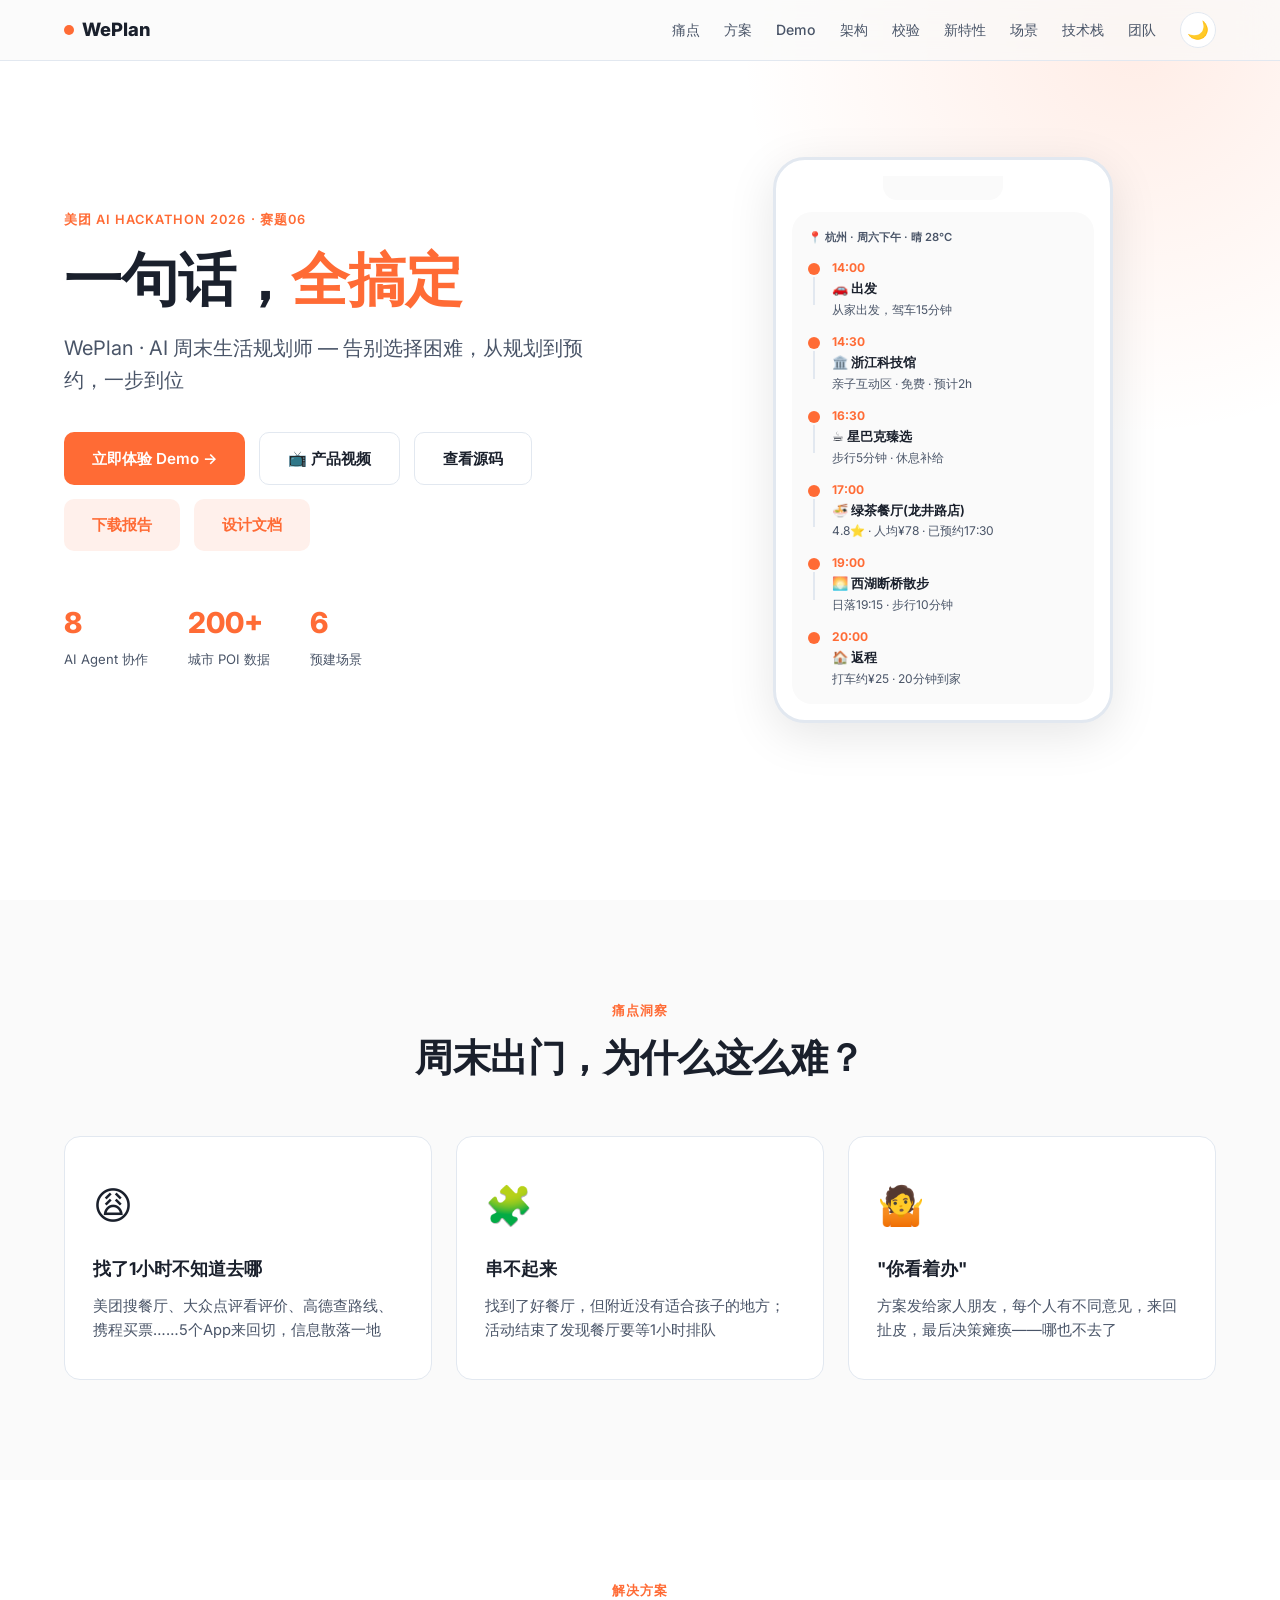
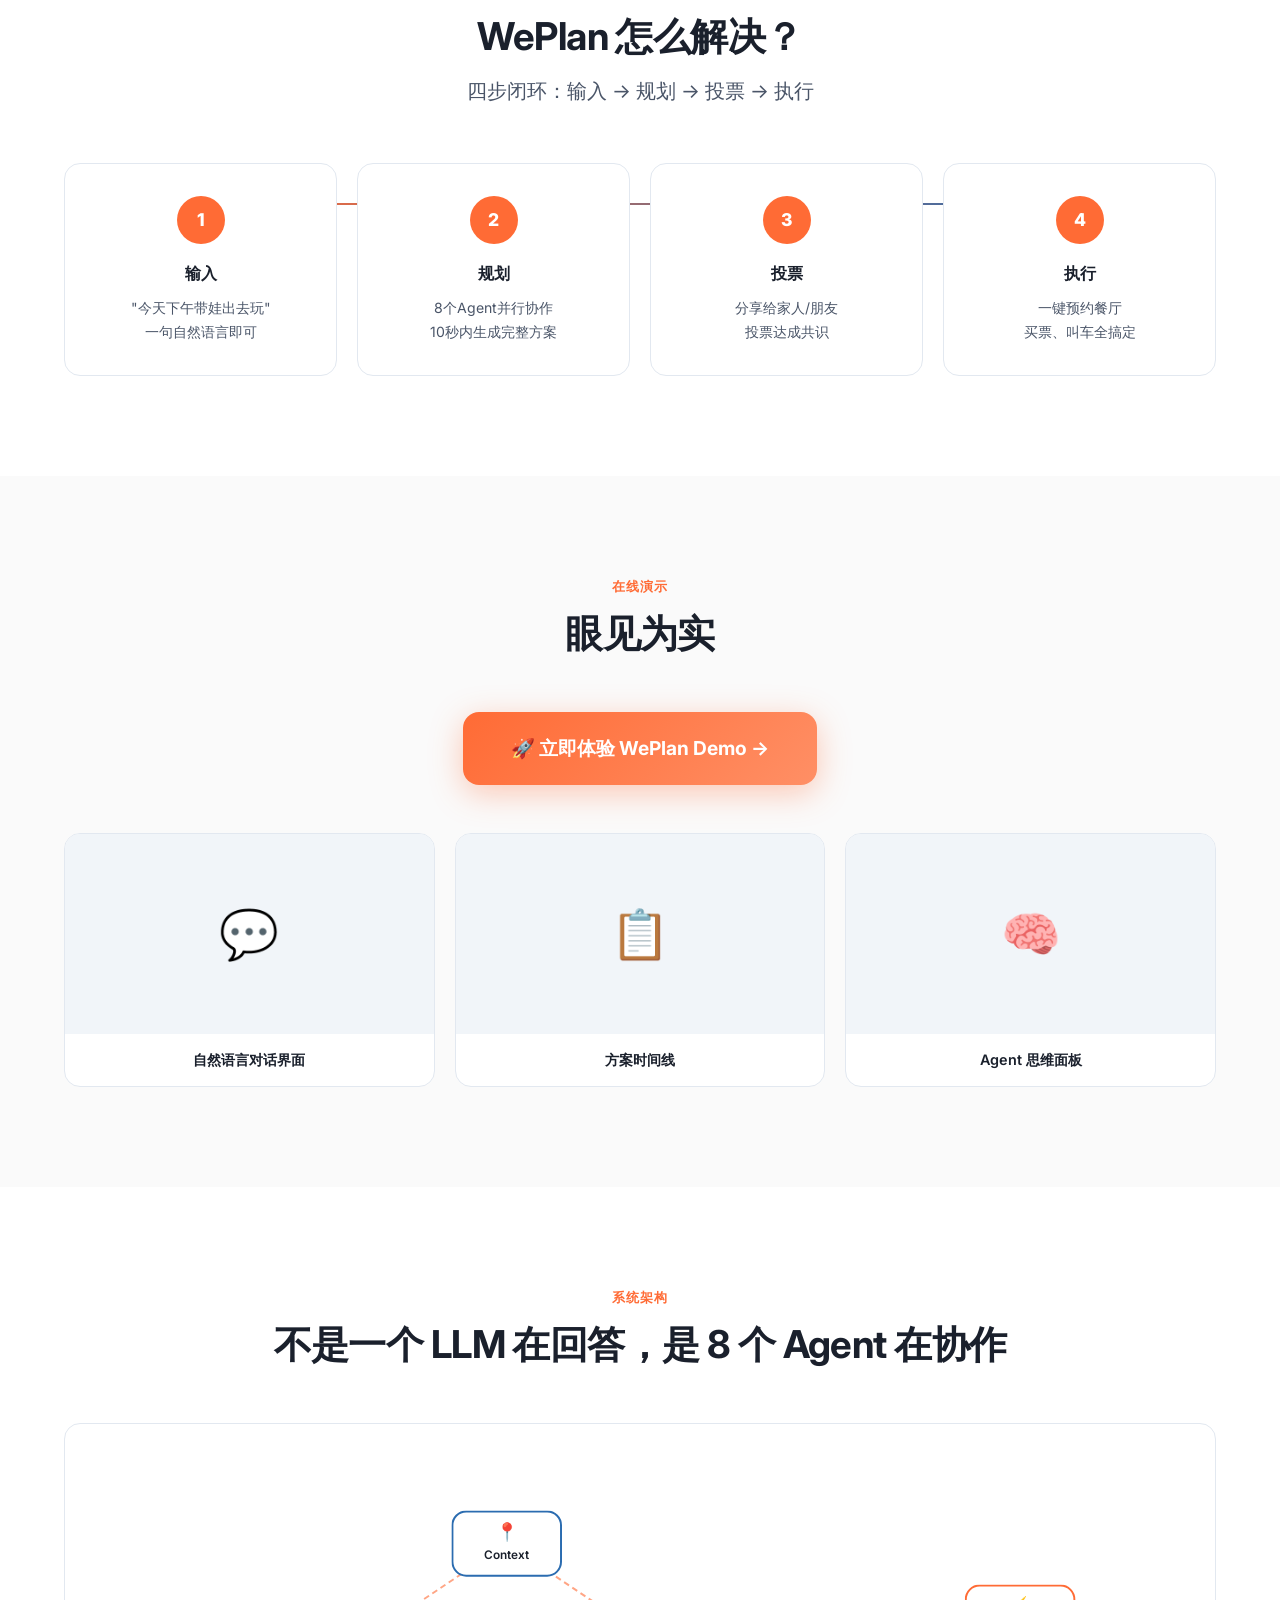
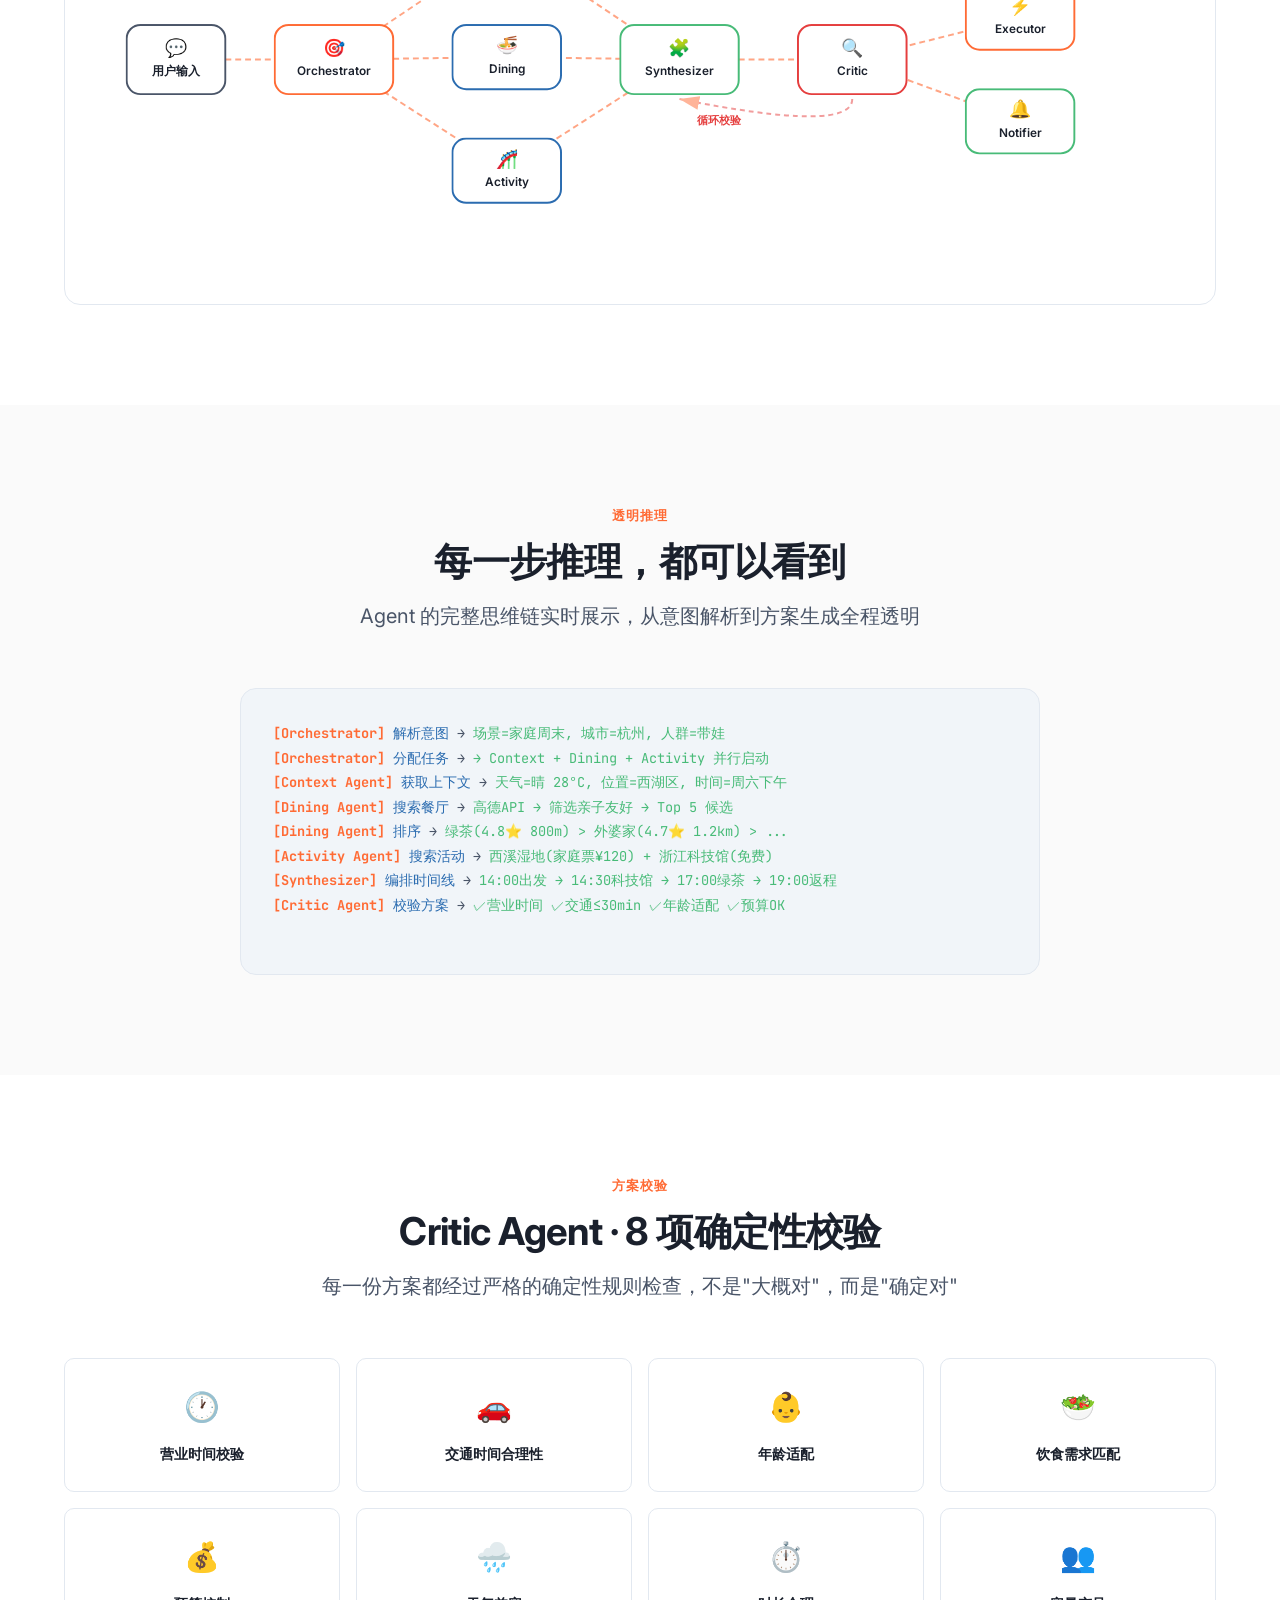
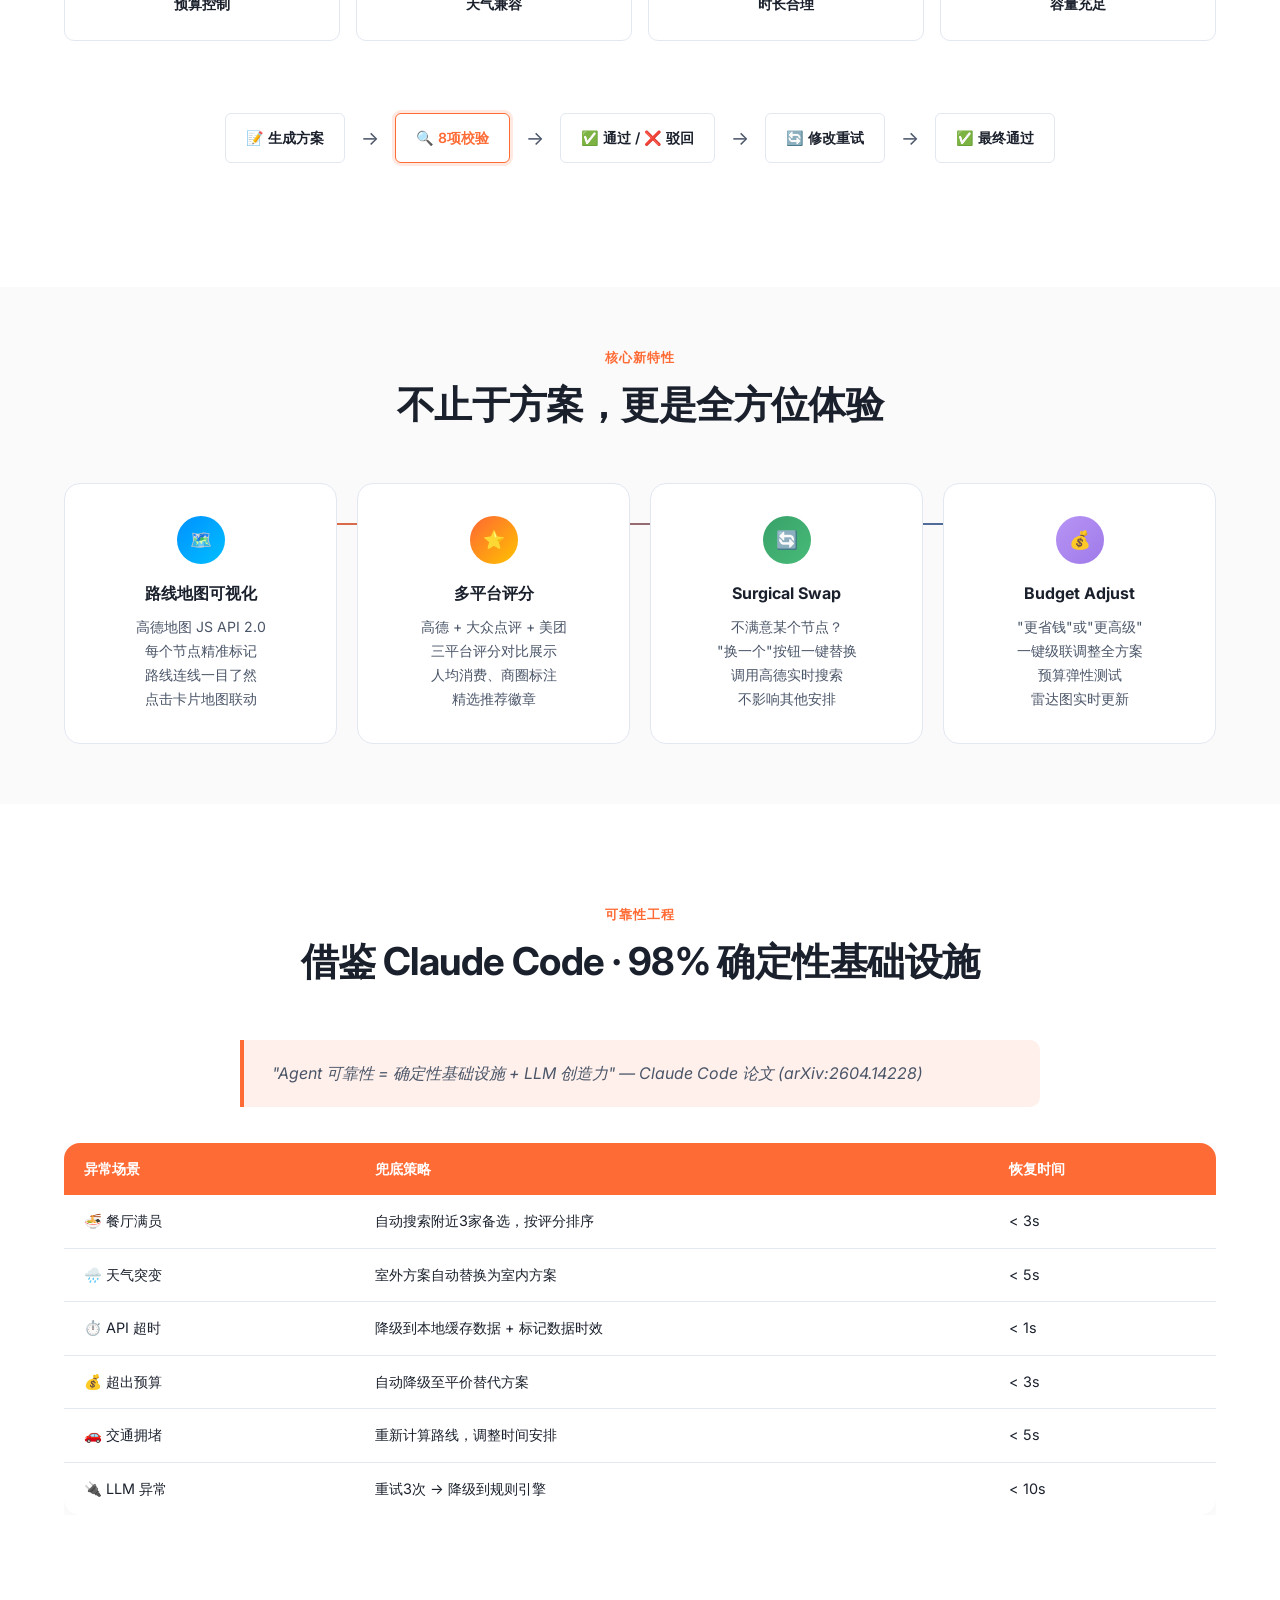
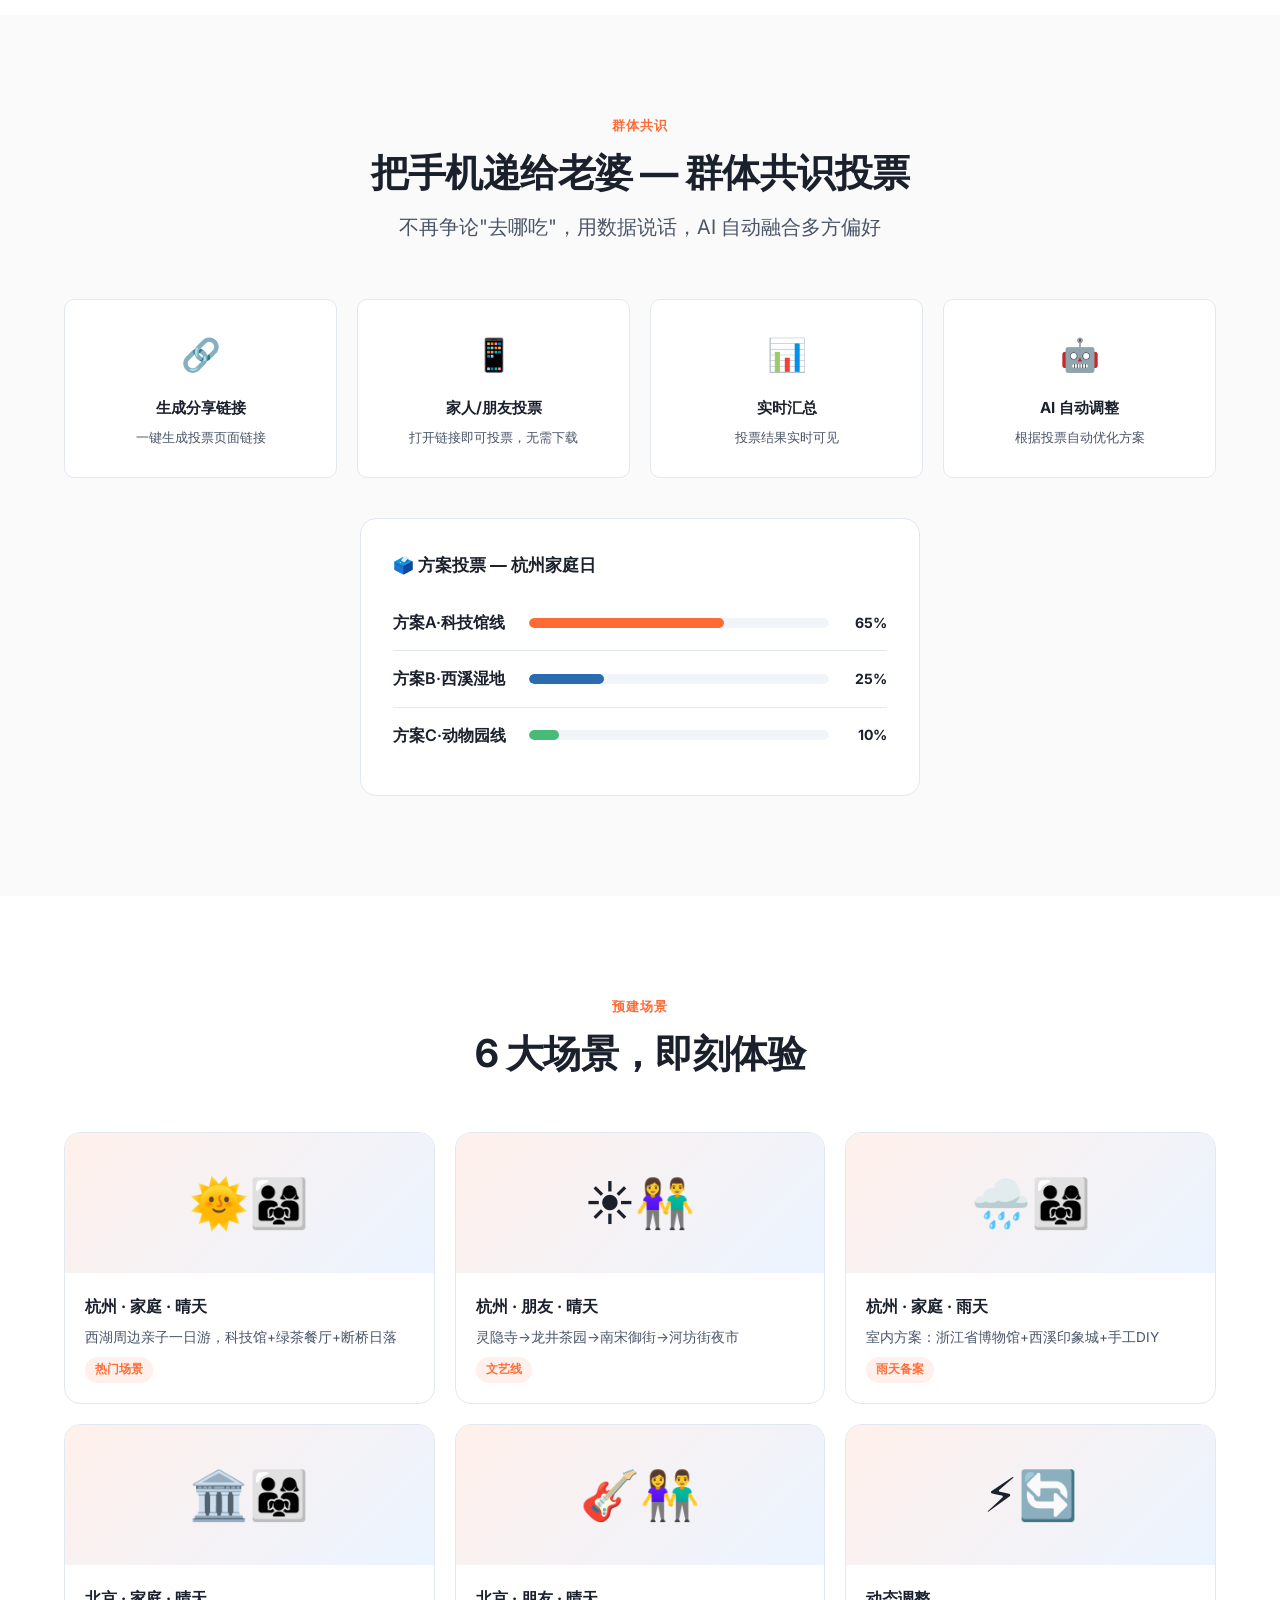
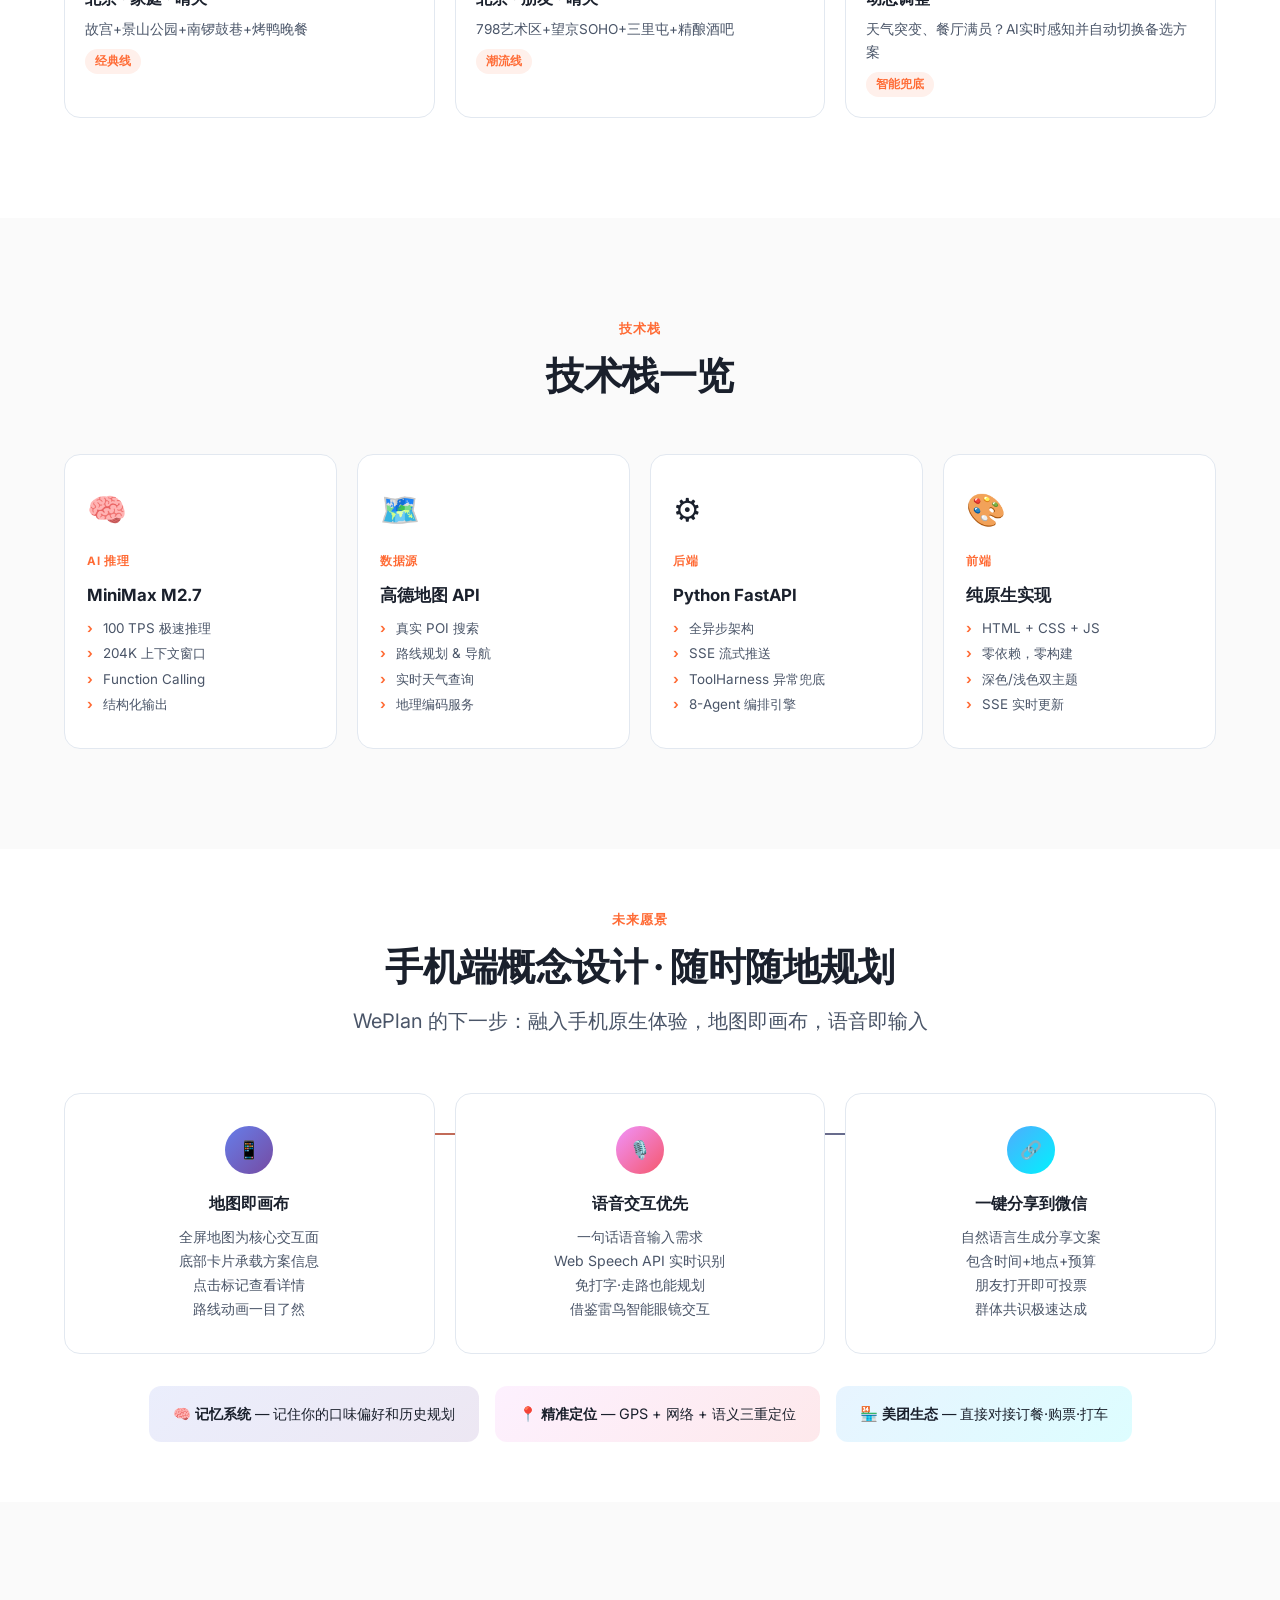
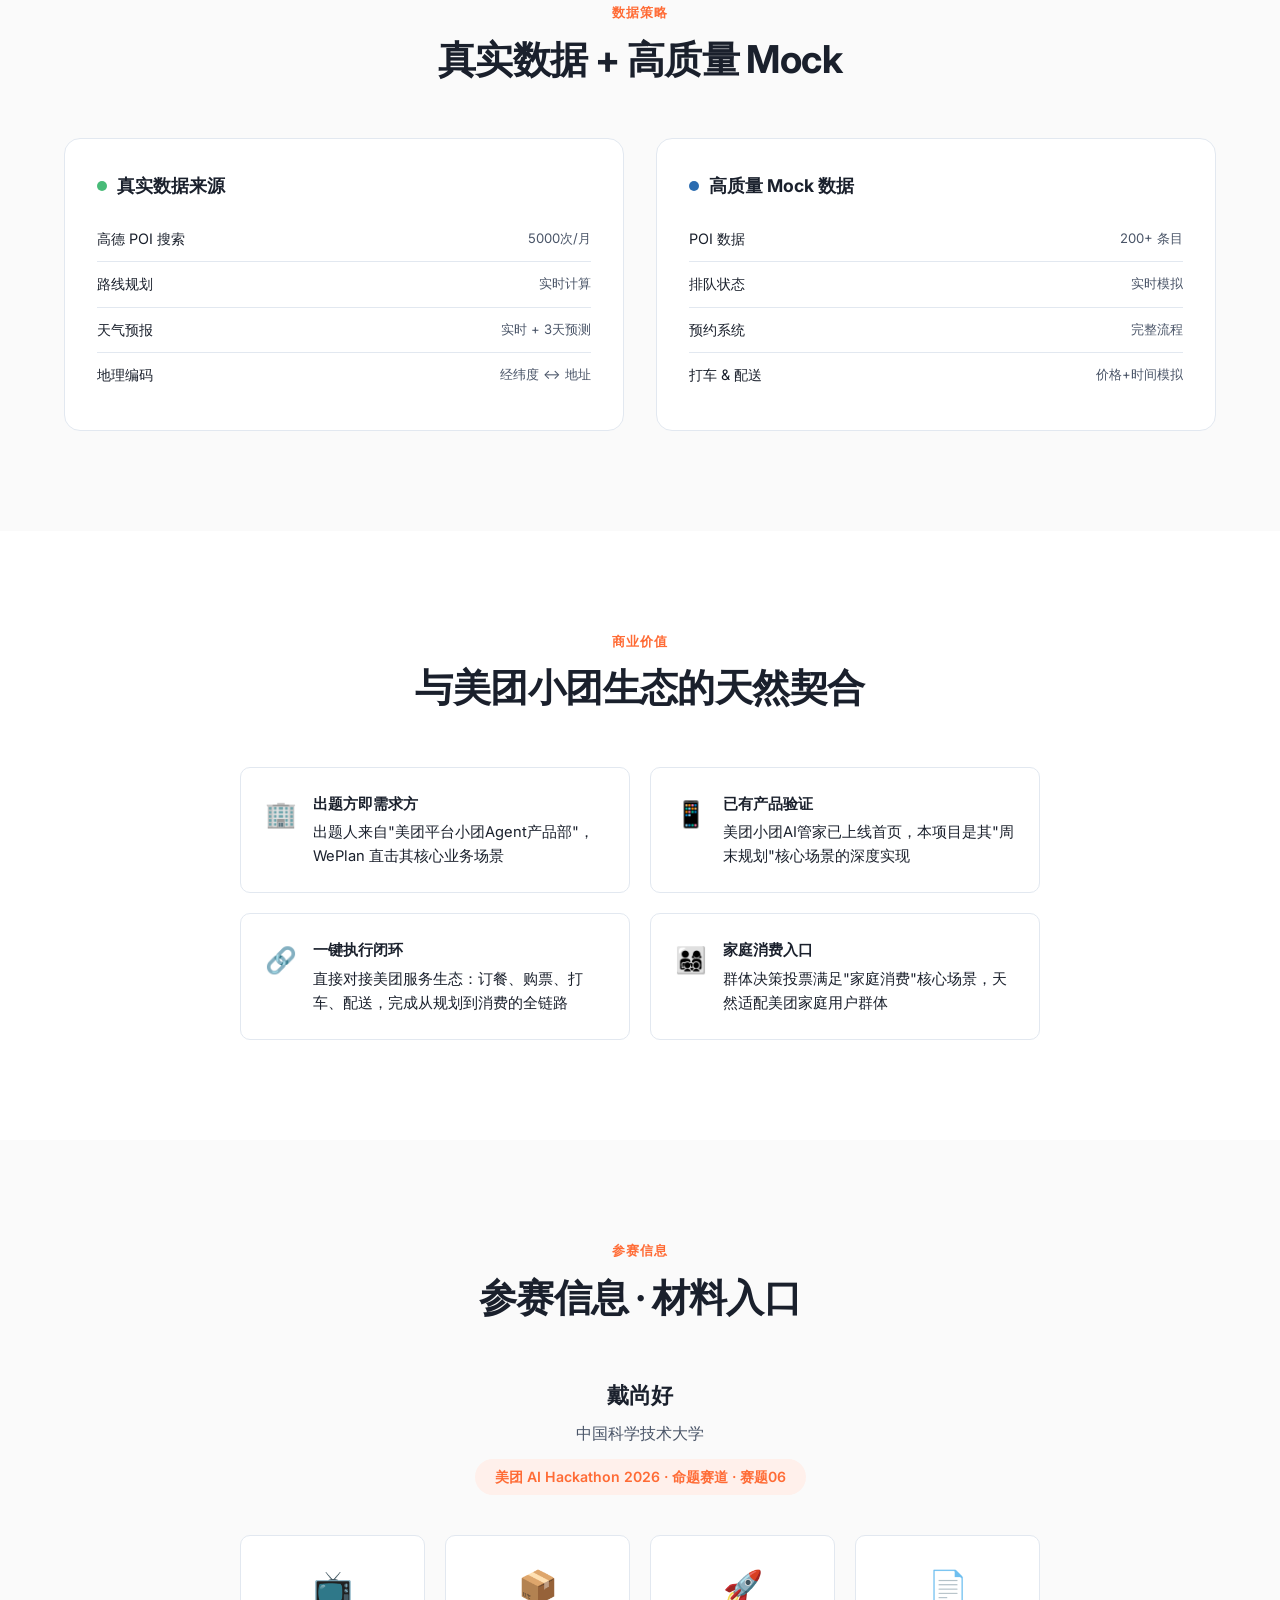
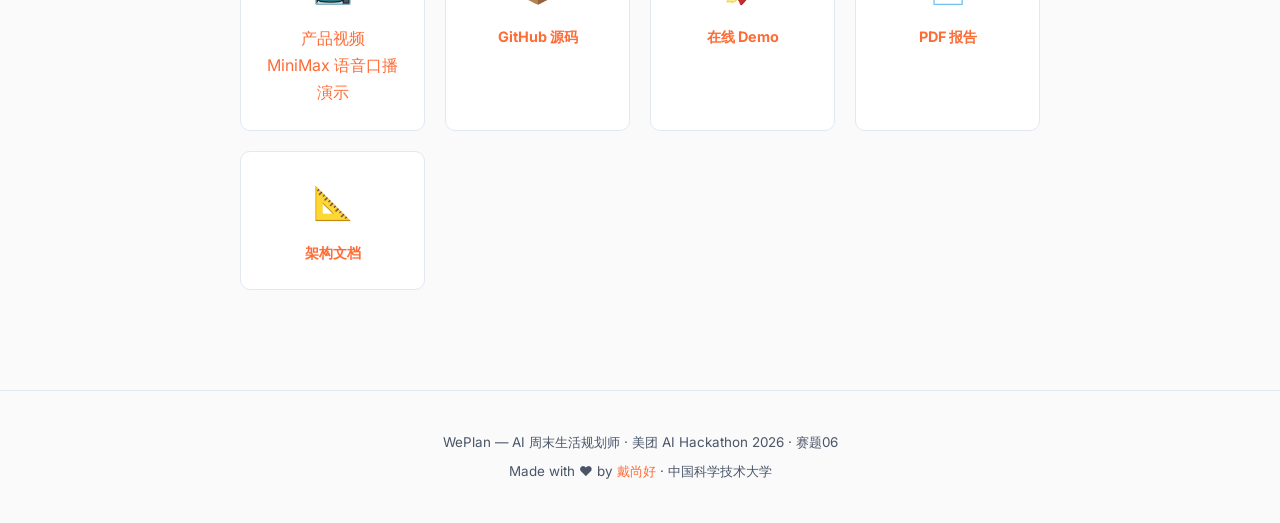
<file: frontend/showcase/index.html>
<!DOCTYPE html>
<html lang="zh-CN">
<head>
  <meta charset="UTF-8">
  <meta name="viewport" content="width=device-width,initial-scale=1">
  <title>WePlan — AI 周末生活规划师 | 美团 AI Hackathon 2026</title>
  <meta name="description" content="一句话输入，AI 自动规划吃喝玩乐完整方案，群体投票达成共识，一键预约全搞定">
  <link rel="preconnect" href="https://fonts.googleapis.com">
  <link rel="preconnect" href="https://fonts.gstatic.com" crossorigin>
  <link href="https://fonts.googleapis.com/css2?family=Inter:wght@400;500;600;700;800;900&family=JetBrains+Mono:wght@400;500;600;700&display=swap" rel="stylesheet">
  <style>
    @font-face{font-family:'Inter';font-style:normal;font-weight:400 900;font-display:swap;src:local('Inter'),local('PingFang SC'),local('Microsoft YaHei');unicode-range:U+0000-00FF}
  </style>
  <link rel="stylesheet" href="style.css?v=20260517d">
</head>
<body>

<!-- ===== Nav ===== -->
<nav class="nav">
  <div class="nav-inner">
    <a href="#hero" class="nav-logo"><span class="dot"></span>WePlan</a>
    <button class="nav-mobile-toggle" aria-label="菜单">☰</button>
    <ul class="nav-links">
      <li><a href="#problem">痛点</a></li>
      <li><a href="#solution">方案</a></li>
      <li><a href="#demo">Demo</a></li>
      <li><a href="#architecture">架构</a></li>
      <li><a href="#critic">校验</a></li>
      <li><a href="#features-new">新特性</a></li>
      <li><a href="#scenarios">场景</a></li>
      <li><a href="#tech">技术栈</a></li>
      <li><a href="#team">团队</a></li>
      <li><button class="theme-btn" aria-label="切换主题">🌙</button></li>
    </ul>
  </div>
</nav>

<!-- ===== 1. Hero ===== -->
<section class="hero" id="hero">
  <div class="wrap">
    <div class="hero-grid">
      <div class="hero-text">
        <p class="t-label reveal">美团 AI Hackathon 2026 · 赛题06</p>
        <h1 class="t-headline reveal reveal-delay-1">一句话，<span class="highlight">全搞定</span></h1>
        <p class="t-sub reveal reveal-delay-2">WePlan · AI 周末生活规划师 — 告别选择困难，从规划到预约，一步到位</p>
        <div class="hero-ctas reveal reveal-delay-3">
          <a href="http://121.41.74.45/demo/" class="btn btn-primary" target="_blank">立即体验 Demo →</a>
          <a href="http://121.41.74.45/video/" class="btn btn-outline" target="_blank">📺 产品视频</a>
          <a href="https://github.com/bcefghj/weplan" class="btn btn-outline" target="_blank">查看源码</a>
          <a href="http://121.41.74.45/weplan_report.pdf" class="btn btn-ghost" target="_blank">下载报告</a>
          <a href="http://121.41.74.45/design_doc.pdf" class="btn btn-ghost" target="_blank">设计文档</a>
        </div>
        <div class="hero-stats reveal reveal-delay-4">
          <div class="hero-stat"><div class="num" data-count="8">0</div><div class="label">AI Agent 协作</div></div>
          <div class="hero-stat"><div class="num" data-count="200" data-suffix="+">0</div><div class="label">城市 POI 数据</div></div>
          <div class="hero-stat"><div class="num" data-count="6">0</div><div class="label">预建场景</div></div>
        </div>
      </div>
      <div class="hero-phone reveal reveal-delay-2">
        <div class="phone-frame">
          <div class="phone-notch"></div>
          <div class="phone-screen">
            <div style="font-size:.7rem;color:var(--fg-muted);margin-bottom:12px;font-weight:600">📍 杭州 · 周六下午 · 晴 28°C</div>
            <div class="phone-timeline">
              <div class="phone-tl-item">
                <div class="phone-tl-dot"></div>
                <div class="phone-tl-content">
                  <div class="phone-tl-time">14:00</div>
                  <div class="phone-tl-title">🚗 出发</div>
                  <div class="phone-tl-desc">从家出发，驾车15分钟</div>
                </div>
              </div>
              <div class="phone-tl-item">
                <div class="phone-tl-dot"></div>
                <div class="phone-tl-content">
                  <div class="phone-tl-time">14:30</div>
                  <div class="phone-tl-title">🏛️ 浙江科技馆</div>
                  <div class="phone-tl-desc">亲子互动区 · 免费 · 预计2h</div>
                </div>
              </div>
              <div class="phone-tl-item">
                <div class="phone-tl-dot"></div>
                <div class="phone-tl-content">
                  <div class="phone-tl-time">16:30</div>
                  <div class="phone-tl-title">☕ 星巴克臻选</div>
                  <div class="phone-tl-desc">步行5分钟 · 休息补给</div>
                </div>
              </div>
              <div class="phone-tl-item">
                <div class="phone-tl-dot"></div>
                <div class="phone-tl-content">
                  <div class="phone-tl-time">17:00</div>
                  <div class="phone-tl-title">🍜 绿茶餐厅(龙井路店)</div>
                  <div class="phone-tl-desc">4.8⭐ · 人均¥78 · 已预约17:30</div>
                </div>
              </div>
              <div class="phone-tl-item">
                <div class="phone-tl-dot"></div>
                <div class="phone-tl-content">
                  <div class="phone-tl-time">19:00</div>
                  <div class="phone-tl-title">🌅 西湖断桥散步</div>
                  <div class="phone-tl-desc">日落19:15 · 步行10分钟</div>
                </div>
              </div>
              <div class="phone-tl-item">
                <div class="phone-tl-dot"></div>
                <div class="phone-tl-content">
                  <div class="phone-tl-time">20:00</div>
                  <div class="phone-tl-title">🏠 返程</div>
                  <div class="phone-tl-desc">打车约¥25 · 20分钟到家</div>
                </div>
              </div>
            </div>
          </div>
        </div>
      </div>
    </div>
  </div>
</section>

<!-- ===== 2. Problem ===== -->
<section id="problem">
  <div class="wrap">
    <div class="section-header">
      <p class="t-label reveal">痛点洞察</p>
      <h2 class="t-section reveal">周末出门，为什么这么难？</h2>
    </div>
    <div class="pain-grid">
      <div class="pain-card reveal">
        <div class="pain-icon">😩</div>
        <div class="pain-title">找了1小时不知道去哪</div>
        <div class="pain-desc">美团搜餐厅、大众点评看评价、高德查路线、携程买票……5个App来回切，信息散落一地</div>
      </div>
      <div class="pain-card reveal reveal-delay-1">
        <div class="pain-icon">🧩</div>
        <div class="pain-title">串不起来</div>
        <div class="pain-desc">找到了好餐厅，但附近没有适合孩子的地方；活动结束了发现餐厅要等1小时排队</div>
      </div>
      <div class="pain-card reveal reveal-delay-2">
        <div class="pain-icon">🤷</div>
        <div class="pain-title">"你看着办"</div>
        <div class="pain-desc">方案发给家人朋友，每个人有不同意见，来回扯皮，最后决策瘫痪——哪也不去了</div>
      </div>
    </div>
  </div>
</section>

<!-- ===== 3. Solution ===== -->
<section id="solution">
  <div class="wrap">
    <div class="section-header">
      <p class="t-label reveal">解决方案</p>
      <h2 class="t-section reveal">WePlan 怎么解决？</h2>
      <p class="t-sub reveal">四步闭环：输入 → 规划 → 投票 → 执行</p>
    </div>
    <div class="steps-grid">
      <div class="step-card reveal">
        <div class="step-num">1</div>
        <div class="step-title">输入</div>
        <div class="step-desc">"今天下午带娃出去玩"<br>一句自然语言即可</div>
      </div>
      <div class="step-card reveal reveal-delay-1">
        <div class="step-num">2</div>
        <div class="step-title">规划</div>
        <div class="step-desc">8个Agent并行协作<br>10秒内生成完整方案</div>
      </div>
      <div class="step-card reveal reveal-delay-2">
        <div class="step-num">3</div>
        <div class="step-title">投票</div>
        <div class="step-desc">分享给家人/朋友<br>投票达成共识</div>
      </div>
      <div class="step-card reveal reveal-delay-3">
        <div class="step-num">4</div>
        <div class="step-title">执行</div>
        <div class="step-desc">一键预约餐厅<br>买票、叫车全搞定</div>
      </div>
    </div>
  </div>
</section>

<!-- ===== 4. Demo ===== -->
<section id="demo" class="demo-section">
  <div class="wrap">
    <div class="section-header">
      <p class="t-label reveal">在线演示</p>
      <h2 class="t-section reveal">眼见为实</h2>
    </div>
    <div class="reveal">
      <a href="http://121.41.74.45/demo/" class="demo-btn" target="_blank">🚀 立即体验 WePlan Demo →</a>
    </div>
    <div class="demo-previews">
      <div class="demo-preview reveal">
        <div class="demo-preview-img">💬</div>
        <div class="demo-preview-label">自然语言对话界面</div>
      </div>
      <div class="demo-preview reveal reveal-delay-1">
        <div class="demo-preview-img">📋</div>
        <div class="demo-preview-label">方案时间线</div>
      </div>
      <div class="demo-preview reveal reveal-delay-2">
        <div class="demo-preview-img">🧠</div>
        <div class="demo-preview-label">Agent 思维面板</div>
      </div>
    </div>
  </div>
</section>

<!-- ===== 5. Architecture ===== -->
<section id="architecture">
  <div class="wrap">
    <div class="section-header">
      <p class="t-label reveal">系统架构</p>
      <h2 class="t-section reveal">不是一个 LLM 在回答，是 8 个 Agent 在协作</h2>
    </div>
    <div class="arch-container reveal">
      <div id="arch-svg"></div>
    </div>
  </div>
</section>

<!-- ===== 6. Agent Thinking ===== -->
<section id="thinking">
  <div class="wrap">
    <div class="section-header">
      <p class="t-label reveal">透明推理</p>
      <h2 class="t-section reveal">每一步推理，都可以看到</h2>
      <p class="t-sub reveal">Agent 的完整思维链实时展示，从意图解析到方案生成全程透明</p>
    </div>
    <div class="thinking-panel reveal" id="thinking-panel"></div>
  </div>
</section>

<!-- ===== 7. Critic ===== -->
<section id="critic">
  <div class="wrap">
    <div class="section-header">
      <p class="t-label reveal">方案校验</p>
      <h2 class="t-section reveal">Critic Agent · 8 项确定性校验</h2>
      <p class="t-sub reveal">每一份方案都经过严格的确定性规则检查，不是"大概对"，而是"确定对"</p>
    </div>
    <div class="critic-grid">
      <div class="critic-card reveal">
        <div class="critic-icon">🕐</div>
        <div class="critic-name">营业时间校验</div>
      </div>
      <div class="critic-card reveal reveal-delay-1">
        <div class="critic-icon">🚗</div>
        <div class="critic-name">交通时间合理性</div>
      </div>
      <div class="critic-card reveal reveal-delay-1">
        <div class="critic-icon">👶</div>
        <div class="critic-name">年龄适配</div>
      </div>
      <div class="critic-card reveal reveal-delay-2">
        <div class="critic-icon">🥗</div>
        <div class="critic-name">饮食需求匹配</div>
      </div>
      <div class="critic-card reveal reveal-delay-2">
        <div class="critic-icon">💰</div>
        <div class="critic-name">预算控制</div>
      </div>
      <div class="critic-card reveal reveal-delay-3">
        <div class="critic-icon">🌧️</div>
        <div class="critic-name">天气兼容</div>
      </div>
      <div class="critic-card reveal reveal-delay-3">
        <div class="critic-icon">⏱️</div>
        <div class="critic-name">时长合理</div>
      </div>
      <div class="critic-card reveal reveal-delay-4">
        <div class="critic-icon">👥</div>
        <div class="critic-name">容量充足</div>
      </div>
    </div>
    <div class="critic-loop reveal">
      <div class="critic-loop-step active">📝 生成方案</div>
      <div class="critic-loop-arrow">→</div>
      <div class="critic-loop-step">🔍 8项校验</div>
      <div class="critic-loop-arrow">→</div>
      <div class="critic-loop-step">✅ 通过 / ❌ 驳回</div>
      <div class="critic-loop-arrow">→</div>
      <div class="critic-loop-step">🔄 修改重试</div>
      <div class="critic-loop-arrow">→</div>
      <div class="critic-loop-step">✅ 最终通过</div>
    </div>
  </div>
</section>

<!-- ===== 7.5 新特性展示 ===== -->
<section id="features-new" style="padding:60px 0">
  <div class="wrap">
    <div class="section-header">
      <p class="t-label reveal">核心新特性</p>
      <h2 class="t-section reveal">不止于方案，更是全方位体验</h2>
    </div>
    <div class="steps-grid" style="grid-template-columns:repeat(4,1fr)">
      <div class="step-card reveal">
        <div class="step-num" style="background:linear-gradient(135deg,#0091FF,#00BFFF)">🗺️</div>
        <div class="step-title">路线地图可视化</div>
        <div class="step-desc">高德地图 JS API 2.0<br>每个节点精准标记<br>路线连线一目了然<br>点击卡片地图联动</div>
      </div>
      <div class="step-card reveal reveal-delay-1">
        <div class="step-num" style="background:linear-gradient(135deg,#FF6633,#FFC300)">⭐</div>
        <div class="step-title">多平台评分</div>
        <div class="step-desc">高德 + 大众点评 + 美团<br>三平台评分对比展示<br>人均消费、商圈标注<br>精选推荐徽章</div>
      </div>
      <div class="step-card reveal reveal-delay-2">
        <div class="step-num" style="background:linear-gradient(135deg,#38A169,#48BB78)">🔄</div>
        <div class="step-title">Surgical Swap</div>
        <div class="step-desc">不满意某个节点？<br>"换一个"按钮一键替换<br>调用高德实时搜索<br>不影响其他安排</div>
      </div>
      <div class="step-card reveal reveal-delay-3">
        <div class="step-num" style="background:linear-gradient(135deg,#B794F4,#9F7AEA)">💰</div>
        <div class="step-title">Budget Adjust</div>
        <div class="step-desc">"更省钱"或"更高级"<br>一键级联调整全方案<br>预算弹性测试<br>雷达图实时更新</div>
      </div>
    </div>
  </div>
</section>

<!-- ===== 8. Harness ===== -->
<section id="harness">
  <div class="wrap">
    <div class="section-header">
      <p class="t-label reveal">可靠性工程</p>
      <h2 class="t-section reveal">借鉴 Claude Code · 98% 确定性基础设施</h2>
    </div>
    <div class="harness-quote reveal">
      "Agent 可靠性 = 确定性基础设施 + LLM 创造力" — Claude Code 论文 (arXiv:2604.14228)
    </div>
    <div class="reveal" style="overflow-x:auto">
      <table class="harness-table">
        <thead>
          <tr><th>异常场景</th><th>兜底策略</th><th>恢复时间</th></tr>
        </thead>
        <tbody>
          <tr><td>🍜 餐厅满员</td><td>自动搜索附近3家备选，按评分排序</td><td>&lt; 3s</td></tr>
          <tr><td>🌧️ 天气突变</td><td>室外方案自动替换为室内方案</td><td>&lt; 5s</td></tr>
          <tr><td>⏱️ API 超时</td><td>降级到本地缓存数据 + 标记数据时效</td><td>&lt; 1s</td></tr>
          <tr><td>💰 超出预算</td><td>自动降级至平价替代方案</td><td>&lt; 3s</td></tr>
          <tr><td>🚗 交通拥堵</td><td>重新计算路线，调整时间安排</td><td>&lt; 5s</td></tr>
          <tr><td>🔌 LLM 异常</td><td>重试3次 → 降级到规则引擎</td><td>&lt; 10s</td></tr>
        </tbody>
      </table>
    </div>
  </div>
</section>

<!-- ===== 9. Group Consensus ===== -->
<section id="consensus">
  <div class="wrap">
    <div class="section-header">
      <p class="t-label reveal">群体共识</p>
      <h2 class="t-section reveal">把手机递给老婆 — 群体共识投票</h2>
      <p class="t-sub reveal">不再争论"去哪吃"，用数据说话，AI 自动融合多方偏好</p>
    </div>
    <div class="vote-flow">
      <div class="vote-step reveal">
        <div class="vote-step-icon">🔗</div>
        <div class="vote-step-title">生成分享链接</div>
        <div class="vote-step-desc">一键生成投票页面链接</div>
      </div>
      <div class="vote-step reveal reveal-delay-1">
        <div class="vote-step-icon">📱</div>
        <div class="vote-step-title">家人/朋友投票</div>
        <div class="vote-step-desc">打开链接即可投票，无需下载</div>
      </div>
      <div class="vote-step reveal reveal-delay-2">
        <div class="vote-step-icon">📊</div>
        <div class="vote-step-title">实时汇总</div>
        <div class="vote-step-desc">投票结果实时可见</div>
      </div>
      <div class="vote-step reveal reveal-delay-3">
        <div class="vote-step-icon">🤖</div>
        <div class="vote-step-title">AI 自动调整</div>
        <div class="vote-step-desc">根据投票自动优化方案</div>
      </div>
    </div>
    <div class="vote-mock reveal">
      <div style="font-weight:700;margin-bottom:16px;font-size:1.05rem">🗳️ 方案投票 — 杭州家庭日</div>
      <div class="vote-option">
        <span style="font-weight:600;min-width:120px">方案A·科技馆线</span>
        <div class="vote-bar-wrap"><div class="vote-bar a"></div></div>
        <span class="vote-pct">65%</span>
      </div>
      <div class="vote-option">
        <span style="font-weight:600;min-width:120px">方案B·西溪湿地</span>
        <div class="vote-bar-wrap"><div class="vote-bar b"></div></div>
        <span class="vote-pct">25%</span>
      </div>
      <div class="vote-option">
        <span style="font-weight:600;min-width:120px">方案C·动物园线</span>
        <div class="vote-bar-wrap"><div class="vote-bar c"></div></div>
        <span class="vote-pct">10%</span>
      </div>
    </div>
  </div>
</section>

<!-- ===== 10. Scenario Gallery ===== -->
<section id="scenarios">
  <div class="wrap">
    <div class="section-header">
      <p class="t-label reveal">预建场景</p>
      <h2 class="t-section reveal">6 大场景，即刻体验</h2>
    </div>
    <div class="scenario-grid">
      <div class="scenario-card reveal">
        <div class="scenario-cover">🌞👨‍👩‍👧</div>
        <div class="scenario-body">
          <div class="scenario-title">杭州 · 家庭 · 晴天</div>
          <div class="scenario-desc">西湖周边亲子一日游，科技馆+绿茶餐厅+断桥日落</div>
          <span class="scenario-tag">热门场景</span>
        </div>
      </div>
      <div class="scenario-card reveal reveal-delay-1">
        <div class="scenario-cover">☀️👫</div>
        <div class="scenario-body">
          <div class="scenario-title">杭州 · 朋友 · 晴天</div>
          <div class="scenario-desc">灵隐寺→龙井茶园→南宋御街→河坊街夜市</div>
          <span class="scenario-tag">文艺线</span>
        </div>
      </div>
      <div class="scenario-card reveal reveal-delay-2">
        <div class="scenario-cover">🌧️👨‍👩‍👧</div>
        <div class="scenario-body">
          <div class="scenario-title">杭州 · 家庭 · 雨天</div>
          <div class="scenario-desc">室内方案：浙江省博物馆+西溪印象城+手工DIY</div>
          <span class="scenario-tag">雨天备案</span>
        </div>
      </div>
      <div class="scenario-card reveal">
        <div class="scenario-cover">🏛️👨‍👩‍👧</div>
        <div class="scenario-body">
          <div class="scenario-title">北京 · 家庭 · 晴天</div>
          <div class="scenario-desc">故宫+景山公园+南锣鼓巷+烤鸭晚餐</div>
          <span class="scenario-tag">经典线</span>
        </div>
      </div>
      <div class="scenario-card reveal reveal-delay-1">
        <div class="scenario-cover">🎸👫</div>
        <div class="scenario-body">
          <div class="scenario-title">北京 · 朋友 · 晴天</div>
          <div class="scenario-desc">798艺术区+望京SOHO+三里屯+精酿酒吧</div>
          <span class="scenario-tag">潮流线</span>
        </div>
      </div>
      <div class="scenario-card reveal reveal-delay-2">
        <div class="scenario-cover">⚡🔄</div>
        <div class="scenario-body">
          <div class="scenario-title">动态调整</div>
          <div class="scenario-desc">天气突变、餐厅满员？AI实时感知并自动切换备选方案</div>
          <span class="scenario-tag">智能兜底</span>
        </div>
      </div>
    </div>
  </div>
</section>

<!-- ===== 11. Tech Stack ===== -->
<section id="tech">
  <div class="wrap">
    <div class="section-header">
      <p class="t-label reveal">技术栈</p>
      <h2 class="t-section reveal">技术栈一览</h2>
    </div>
    <div class="tech-grid">
      <div class="tech-card reveal">
        <div class="tech-card-icon">🧠</div>
        <div class="tech-card-category">AI 推理</div>
        <div class="tech-card-name">MiniMax M2.7</div>
        <ul class="tech-card-details">
          <li>100 TPS 极速推理</li>
          <li>204K 上下文窗口</li>
          <li>Function Calling</li>
          <li>结构化输出</li>
        </ul>
      </div>
      <div class="tech-card reveal reveal-delay-1">
        <div class="tech-card-icon">🗺️</div>
        <div class="tech-card-category">数据源</div>
        <div class="tech-card-name">高德地图 API</div>
        <ul class="tech-card-details">
          <li>真实 POI 搜索</li>
          <li>路线规划 & 导航</li>
          <li>实时天气查询</li>
          <li>地理编码服务</li>
        </ul>
      </div>
      <div class="tech-card reveal reveal-delay-2">
        <div class="tech-card-icon">⚙️</div>
        <div class="tech-card-category">后端</div>
        <div class="tech-card-name">Python FastAPI</div>
        <ul class="tech-card-details">
          <li>全异步架构</li>
          <li>SSE 流式推送</li>
          <li>ToolHarness 异常兜底</li>
          <li>8-Agent 编排引擎</li>
        </ul>
      </div>
      <div class="tech-card reveal reveal-delay-3">
        <div class="tech-card-icon">🎨</div>
        <div class="tech-card-category">前端</div>
        <div class="tech-card-name">纯原生实现</div>
        <ul class="tech-card-details">
          <li>HTML + CSS + JS</li>
          <li>零依赖，零构建</li>
          <li>深色/浅色双主题</li>
          <li>SSE 实时更新</li>
        </ul>
      </div>
    </div>
  </div>
</section>

<!-- ===== 11.5 手机端概念设计 ===== -->
<section id="mobile-concept" style="padding:60px 0">
  <div class="wrap">
    <div class="section-header">
      <p class="t-label reveal">未来愿景</p>
      <h2 class="t-section reveal">手机端概念设计 · 随时随地规划</h2>
      <p class="t-sub reveal">WePlan 的下一步：融入手机原生体验，地图即画布，语音即输入</p>
    </div>
    <div class="steps-grid" style="grid-template-columns:repeat(3,1fr)">
      <div class="step-card reveal">
        <div class="step-num" style="background:linear-gradient(135deg,#667eea,#764ba2)">📱</div>
        <div class="step-title">地图即画布</div>
        <div class="step-desc">全屏地图为核心交互面<br>底部卡片承载方案信息<br>点击标记查看详情<br>路线动画一目了然</div>
      </div>
      <div class="step-card reveal reveal-delay-1">
        <div class="step-num" style="background:linear-gradient(135deg,#f093fb,#f5576c)">🎙️</div>
        <div class="step-title">语音交互优先</div>
        <div class="step-desc">一句话语音输入需求<br>Web Speech API 实时识别<br>免打字·走路也能规划<br>借鉴雷鸟智能眼镜交互</div>
      </div>
      <div class="step-card reveal reveal-delay-2">
        <div class="step-num" style="background:linear-gradient(135deg,#4facfe,#00f2fe)">🔗</div>
        <div class="step-title">一键分享到微信</div>
        <div class="step-desc">自然语言生成分享文案<br>包含时间+地点+预算<br>朋友打开即可投票<br>群体共识极速达成</div>
      </div>
    </div>
    <div class="reveal" style="text-align:center;margin-top:32px">
      <div style="display:inline-flex;gap:16px;flex-wrap:wrap;justify-content:center">
        <div style="background:var(--fg-muted);background:linear-gradient(135deg,#667eea22,#764ba222);padding:16px 24px;border-radius:12px;font-size:.9rem">
          🧠 <strong>记忆系统</strong> — 记住你的口味偏好和历史规划
        </div>
        <div style="background:linear-gradient(135deg,#f093fb22,#f5576c22);padding:16px 24px;border-radius:12px;font-size:.9rem">
          📍 <strong>精准定位</strong> — GPS + 网络 + 语义三重定位
        </div>
        <div style="background:linear-gradient(135deg,#4facfe22,#00f2fe22);padding:16px 24px;border-radius:12px;font-size:.9rem">
          🏪 <strong>美团生态</strong> — 直接对接订餐·购票·打车
        </div>
      </div>
    </div>
  </div>
</section>

<!-- ===== 12. Data Strategy ===== -->
<section id="data">
  <div class="wrap">
    <div class="section-header">
      <p class="t-label reveal">数据策略</p>
      <h2 class="t-section reveal">真实数据 + 高质量 Mock</h2>
    </div>
    <div class="data-cols">
      <div class="data-col reveal">
        <div class="data-col-title"><span class="dot real"></span>真实数据来源</div>
        <div class="data-item"><span>高德 POI 搜索</span><span>5000次/月</span></div>
        <div class="data-item"><span>路线规划</span><span>实时计算</span></div>
        <div class="data-item"><span>天气预报</span><span>实时 + 3天预测</span></div>
        <div class="data-item"><span>地理编码</span><span>经纬度 ↔ 地址</span></div>
      </div>
      <div class="data-col reveal reveal-delay-1">
        <div class="data-col-title"><span class="dot mock"></span>高质量 Mock 数据</div>
        <div class="data-item"><span>POI 数据</span><span>200+ 条目</span></div>
        <div class="data-item"><span>排队状态</span><span>实时模拟</span></div>
        <div class="data-item"><span>预约系统</span><span>完整流程</span></div>
        <div class="data-item"><span>打车 & 配送</span><span>价格+时间模拟</span></div>
      </div>
    </div>
  </div>
</section>

<!-- ===== 13. Commercial Value ===== -->
<section id="commercial">
  <div class="wrap">
    <div class="section-header">
      <p class="t-label reveal">商业价值</p>
      <h2 class="t-section reveal">与美团小团生态的天然契合</h2>
    </div>
    <div class="commercial-points">
      <div class="commercial-card reveal">
        <div class="commercial-icon">🏢</div>
        <div class="commercial-text"><strong>出题方即需求方</strong>出题人来自"美团平台小团Agent产品部"，WePlan 直击其核心业务场景</div>
      </div>
      <div class="commercial-card reveal reveal-delay-1">
        <div class="commercial-icon">📱</div>
        <div class="commercial-text"><strong>已有产品验证</strong>美团小团AI管家已上线首页，本项目是其"周末规划"核心场景的深度实现</div>
      </div>
      <div class="commercial-card reveal reveal-delay-2">
        <div class="commercial-icon">🔗</div>
        <div class="commercial-text"><strong>一键执行闭环</strong>直接对接美团服务生态：订餐、购票、打车、配送，完成从规划到消费的全链路</div>
      </div>
      <div class="commercial-card reveal reveal-delay-3">
        <div class="commercial-icon">👨‍👩‍👧‍👦</div>
        <div class="commercial-text"><strong>家庭消费入口</strong>群体决策投票满足"家庭消费"核心场景，天然适配美团家庭用户群体</div>
      </div>
    </div>
  </div>
</section>

<!-- ===== 14. Team & Resources ===== -->
<section id="team">
  <div class="wrap">
    <div class="section-header">
      <p class="t-label reveal">参赛信息</p>
      <h2 class="t-section reveal">参赛信息 · 材料入口</h2>
    </div>
    <div class="team-info reveal">
      <div class="team-name">戴尚好</div>
      <div class="team-school">中国科学技术大学</div>
      <div class="team-event">美团 AI Hackathon 2026 · 命题赛道 · 赛题06</div>
    </div>
    <div class="resource-grid">
      <a href="http://121.41.74.45/video/" class="resource-card reveal" target="_blank">
        <div class="resource-icon">📺</div>
        <div class="resource-title">产品视频</div>
        <div class="resource-desc">MiniMax 语音口播演示</div>
      </a>
      <a href="https://github.com/bcefghj/weplan" class="resource-card reveal" target="_blank">
        <div class="resource-icon">📦</div>
        <div class="resource-label">GitHub 源码</div>
      </a>
      <a href="http://121.41.74.45/demo/" class="resource-card reveal reveal-delay-1" target="_blank">
        <div class="resource-icon">🚀</div>
        <div class="resource-label">在线 Demo</div>
      </a>
      <a href="http://121.41.74.45/weplan_report.pdf" class="resource-card reveal reveal-delay-2" target="_blank">
        <div class="resource-icon">📄</div>
        <div class="resource-label">PDF 报告</div>
      </a>
      <a href="#architecture" class="resource-card reveal reveal-delay-3">
        <div class="resource-icon">📐</div>
        <div class="resource-label">架构文档</div>
      </a>
    </div>
  </div>
</section>

<!-- ===== Footer ===== -->
<footer class="footer">
  <div class="wrap">
    <p>WePlan — AI 周末生活规划师 · 美团 AI Hackathon 2026 · 赛题06</p>
    <p style="margin-top:6px">Made with ❤️ by <a href="https://github.com/bcefghj" target="_blank">戴尚好</a> · 中国科学技术大学</p>
  </div>
</footer>

<script src="app.js?v=20260517d"></script>
</body>
</html>
</file>
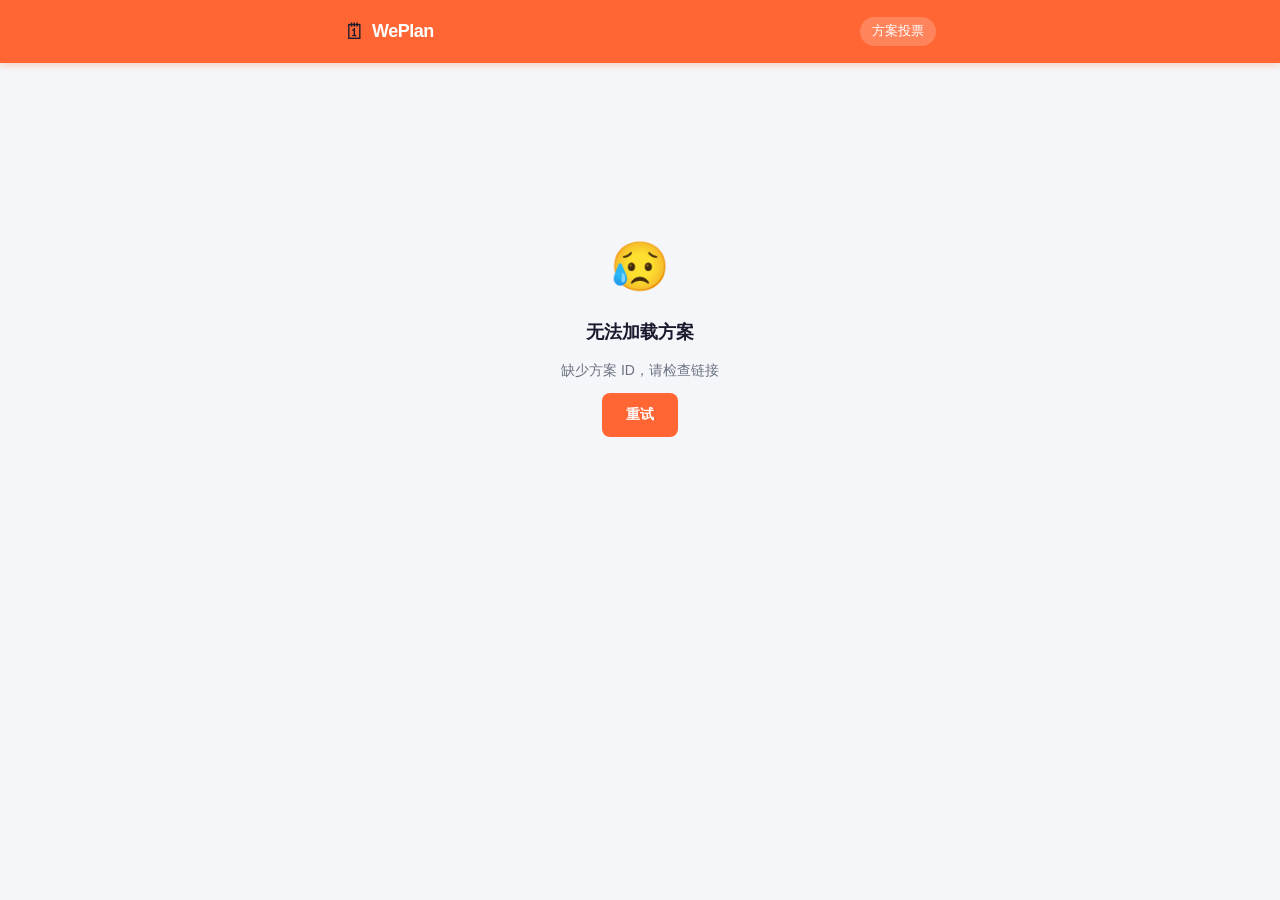
<file: frontend/vote/index.html>
<!DOCTYPE html>
<html lang="zh-CN">
<head>
  <meta charset="UTF-8">
  <meta name="viewport" content="width=device-width, initial-scale=1.0, maximum-scale=1.0, user-scalable=no">
  <title>WePlan · 方案投票</title>
  <link rel="stylesheet" href="style.css">
  <link rel="icon" href="data:image/svg+xml,<svg xmlns='http://www.w3.org/2000/svg' viewBox='0 0 100 100'><text y='.9em' font-size='90'>🗳</text></svg>">
</head>
<body>
  <!-- 顶部栏 -->
  <header class="header">
    <div class="header-inner">
      <div class="logo">
        <span class="logo-icon">🗓</span>
        <span class="logo-text">WePlan</span>
      </div>
      <div class="header-badge">方案投票</div>
    </div>
  </header>

  <!-- 加载状态 -->
  <div class="loading-screen" id="loadingScreen">
    <div class="loading-spinner"></div>
    <p class="loading-text">加载方案中...</p>
  </div>

  <!-- 错误状态 -->
  <div class="error-screen" id="errorScreen" style="display:none;">
    <div class="error-icon">😥</div>
    <h3>无法加载方案</h3>
    <p class="error-msg" id="errorMsg">请检查链接是否正确</p>
    <button class="btn-primary" onclick="location.reload()">重试</button>
  </div>

  <!-- 主内容 -->
  <main class="main" id="mainContent" style="display:none;">
    <!-- 方案概要 -->
    <section class="plan-summary">
      <h1 class="plan-title" id="planTitle"></h1>
      <p class="plan-highlight" id="planHighlight"></p>
      <div class="plan-meta">
        <span class="meta-item"><span class="meta-icon">💰</span><span id="planCost">--</span>/人</span>
        <span class="meta-item"><span class="meta-icon">⏱</span><span id="planDuration">--</span></span>
        <span class="meta-item"><span class="meta-icon">📍</span><span id="planCount">--</span>个活动</span>
      </div>
    </section>

    <!-- 昵称输入 -->
    <section class="nickname-section" id="nicknameSection">
      <div class="nickname-card">
        <label class="nickname-label">你的昵称</label>
        <div class="nickname-input-wrapper">
          <input type="text" class="nickname-input" id="nicknameInput" placeholder="输入昵称参与投票" maxlength="12">
          <button class="nickname-confirm" id="nicknameConfirm">确认</button>
        </div>
      </div>
    </section>

    <!-- 时间线与投票 -->
    <section class="timeline-section" id="timelineSection">
      <h2 class="section-title">
        <svg width="18" height="18" viewBox="0 0 24 24" fill="none" stroke="currentColor" stroke-width="2"><circle cx="12" cy="12" r="10"/><polyline points="12 6 12 12 16 14"/></svg>
        行程安排
      </h2>
      <div class="timeline" id="timeline"></div>
    </section>

    <!-- 投票结果汇总 -->
    <section class="results-section" id="resultsSection">
      <h2 class="section-title">
        <svg width="18" height="18" viewBox="0 0 24 24" fill="none" stroke="currentColor" stroke-width="2"><path d="M18 20V10"/><path d="M12 20V4"/><path d="M6 20v-6"/></svg>
        实时投票结果
      </h2>
      <div class="results-container" id="resultsContainer">
        <p class="results-empty">暂无投票数据</p>
      </div>
    </section>

    <!-- 提交按钮 -->
    <div class="submit-area" id="submitArea">
      <button class="btn-submit" id="submitVoteBtn" disabled>提交投票</button>
      <p class="submit-hint" id="submitHint">请先输入昵称并为每个活动投票</p>
    </div>

    <!-- 已投票提示 -->
    <div class="voted-banner" id="votedBanner" style="display:none;">
      <span class="voted-icon">✅</span>
      <span>你已成功投票！感谢参与</span>
    </div>
  </main>

  <script src="app.js"></script>
</body>
</html>
</file>
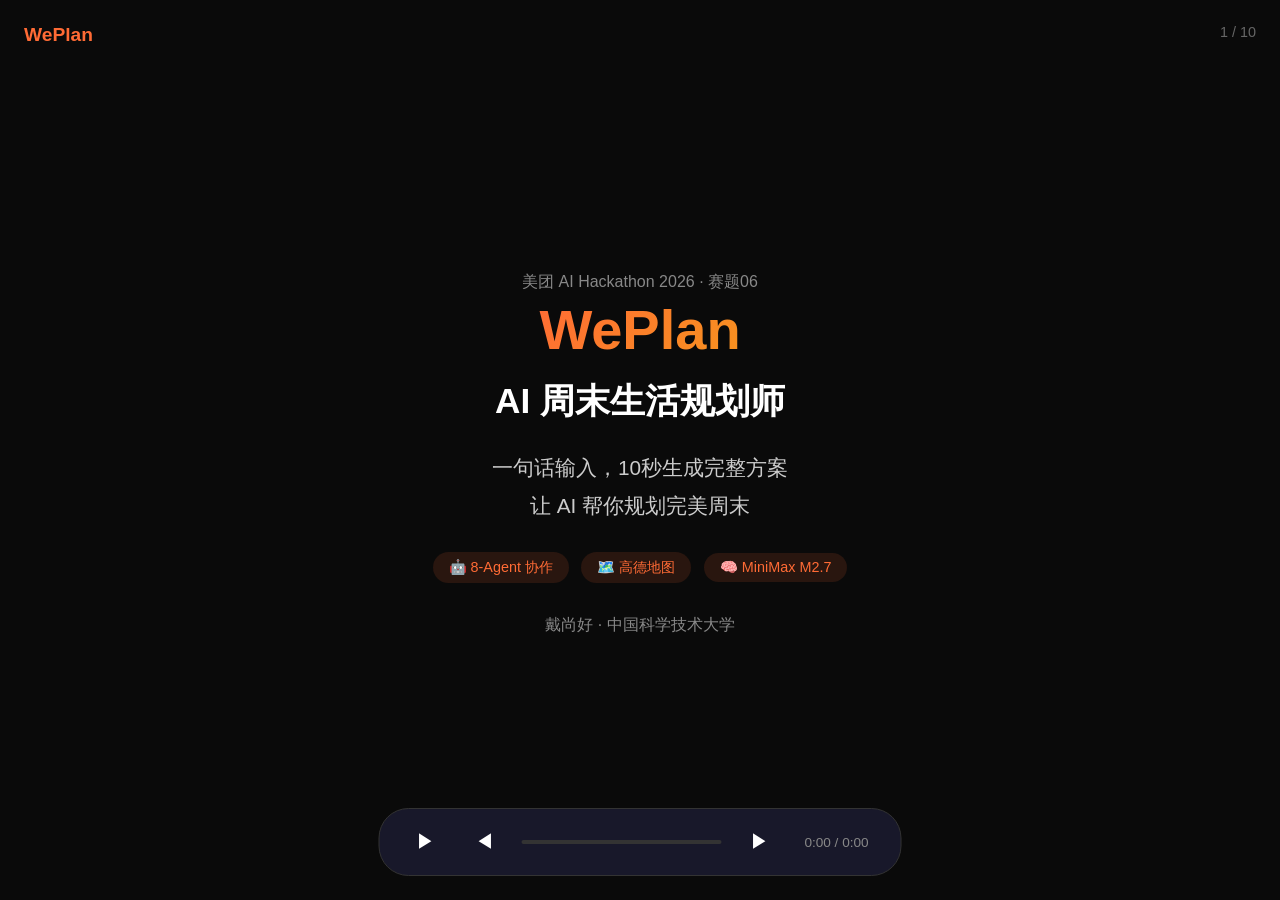
<file: docs/video.html>
<!DOCTYPE html>
<html lang="zh-CN">
<head>
<meta charset="UTF-8">
<meta name="viewport" content="width=device-width,initial-scale=1.0">
<title>WePlan 产品介绍</title>
<style>
*{margin:0;padding:0;box-sizing:border-box}
body{font-family:-apple-system,BlinkMacSystemFont,'Segoe UI',sans-serif;background:#0a0a0a;color:#fff;overflow:hidden;height:100vh}
.slides{position:relative;width:100vw;height:100vh}
.slide{position:absolute;inset:0;display:flex;flex-direction:column;align-items:center;justify-content:center;padding:60px;opacity:0;transition:opacity .8s ease;pointer-events:none}
.slide.active{opacity:1;pointer-events:auto}
.slide h1{font-size:3.5rem;font-weight:800;margin-bottom:16px;background:linear-gradient(135deg,#FF6B35,#f7931e);-webkit-background-clip:text;-webkit-text-fill-color:transparent}
.slide h2{font-size:2.2rem;font-weight:700;margin-bottom:24px;color:#fff}
.slide p{font-size:1.3rem;line-height:1.8;max-width:800px;text-align:center;color:#ccc}
.slide .highlight{color:#FF6B35;font-weight:600}
.slide .tag{display:inline-block;background:#FF6B3520;color:#FF6B35;padding:6px 16px;border-radius:20px;font-size:.9rem;margin:4px}
.slide .subtitle{font-size:1rem;color:#888;margin-top:8px}

.agent-grid{display:grid;grid-template-columns:repeat(4,1fr);gap:16px;max-width:900px;margin-top:32px}
.agent-card{background:#1a1a2e;border:1px solid #333;border-radius:12px;padding:20px;text-align:center;transition:transform .3s}
.agent-card .icon{font-size:2rem;margin-bottom:8px}
.agent-card .name{font-weight:600;font-size:.95rem;color:#fff}
.agent-card .desc{font-size:.8rem;color:#888;margin-top:4px}

.feature-list{display:flex;gap:24px;flex-wrap:wrap;justify-content:center;margin-top:32px;max-width:900px}
.feature-item{background:#1a1a2e;border:1px solid #333;border-radius:12px;padding:24px;width:260px;text-align:center}
.feature-item .icon{font-size:2.5rem;margin-bottom:12px}
.feature-item h3{font-size:1.1rem;margin-bottom:8px}
.feature-item p{font-size:.85rem;color:#999;line-height:1.5}

.scenarios{display:grid;grid-template-columns:repeat(3,1fr);gap:16px;max-width:800px;margin-top:32px}
.scenario{background:linear-gradient(135deg,#1a1a2e,#2a1a3e);border:1px solid #444;border-radius:12px;padding:20px;text-align:center}
.scenario .emoji{font-size:2rem;margin-bottom:8px}
.scenario .title{font-weight:600;font-size:1rem}
.scenario .city{font-size:.8rem;color:#888;margin-top:4px}

.flow-row{display:flex;align-items:center;gap:12px;margin-top:32px;flex-wrap:wrap;justify-content:center}
.flow-step{background:#1a1a2e;border:1px solid #333;border-radius:12px;padding:16px 24px;text-align:center}
.flow-step .icon{font-size:1.5rem}
.flow-step .label{font-size:.85rem;color:#ccc;margin-top:4px}
.flow-arrow{color:#FF6B35;font-size:1.5rem}

.controls{position:fixed;bottom:24px;left:50%;transform:translateX(-50%);display:flex;align-items:center;gap:16px;z-index:100;background:#1a1a2eee;padding:12px 24px;border-radius:30px;border:1px solid #333}
.controls button{background:none;border:none;color:#fff;font-size:1.2rem;cursor:pointer;padding:8px 12px;border-radius:8px;transition:background .2s}
.controls button:hover{background:#ffffff20}
.progress{width:200px;height:4px;background:#333;border-radius:2px;position:relative;cursor:pointer}
.progress-fill{height:100%;background:#FF6B35;border-radius:2px;width:0%;transition:width .3s}
.timer{font-size:.85rem;color:#888;min-width:80px;text-align:center}

.page-indicator{position:fixed;top:24px;right:24px;color:#666;font-size:.9rem;z-index:100}
.logo-corner{position:fixed;top:24px;left:24px;z-index:100;font-size:1.2rem;font-weight:700;color:#FF6B35}

.stats-row{display:flex;gap:40px;margin-top:32px}
.stat{text-align:center}
.stat .num{font-size:3rem;font-weight:800;color:#FF6B35}
.stat .label{font-size:.9rem;color:#888;margin-top:4px}

@media(max-width:768px){
  .slide{padding:24px}
  .slide h1{font-size:2rem}
  .slide h2{font-size:1.5rem}
  .slide p{font-size:1rem}
  .agent-grid{grid-template-columns:repeat(2,1fr);gap:8px}
  .scenarios{grid-template-columns:repeat(2,1fr)}
  .feature-list{flex-direction:column;align-items:center}
}
</style>
</head>
<body>

<div class="logo-corner">WePlan</div>
<div class="page-indicator" id="pageIndicator">1 / 10</div>

<div class="slides" id="slides">

  <!-- Slide 1: Title -->
  <div class="slide active" data-time="0">
    <p class="subtitle">美团 AI Hackathon 2026 · 赛题06</p>
    <h1>WePlan</h1>
    <h2>AI 周末生活规划师</h2>
    <p>一句话输入，10秒生成完整方案<br>让 AI 帮你规划完美周末</p>
    <div style="margin-top:24px">
      <span class="tag">🤖 8-Agent 协作</span>
      <span class="tag">🗺️ 高德地图</span>
      <span class="tag">🧠 MiniMax M2.7</span>
    </div>
    <p class="subtitle" style="margin-top:24px">戴尚好 · 中国科学技术大学</p>
  </div>

  <!-- Slide 2: Pain Point -->
  <div class="slide" data-time="12">
    <h2>😩 周末出门的三大痛点</h2>
    <div class="feature-list">
      <div class="feature-item">
        <div class="icon">📱</div>
        <h3>信息分散</h3>
        <p>5-6个App来回切换<br>查天气、搜餐厅、看评分<br>算路线、订门票……</p>
      </div>
      <div class="feature-item">
        <div class="icon">🔗</div>
        <h3>串联困难</h3>
        <p>时间、距离、喜好、天气<br>多维度约束难以兼顾<br>最优组合靠猜</p>
      </div>
      <div class="feature-item">
        <div class="icon">🗣️</div>
        <h3>群体决策瘫痪</h3>
        <p>"你看着办""随便吧"<br>群聊讨论半天无结果<br>规划最终不了了之</p>
      </div>
    </div>
  </div>

  <!-- Slide 3: Solution -->
  <div class="slide" data-time="30">
    <h2>💡 WePlan 的解决方案</h2>
    <p style="font-size:1.5rem;margin-bottom:32px">
      <span class="highlight">一句话输入</span> → <span class="highlight">10秒</span>生成完整方案
    </p>
    <div style="background:#1a1a2e;border:1px solid #333;border-radius:16px;padding:32px;max-width:700px">
      <p style="color:#888;font-size:.9rem;margin-bottom:12px">👤 用户输入</p>
      <p style="font-size:1.2rem;text-align:left">"今天下午想带5岁孩子出去玩几个小时，老婆在减肥，别离家太远"</p>
      <div style="margin:20px 0;text-align:center;font-size:2rem">⬇️</div>
      <p style="color:#888;font-size:.9rem;margin-bottom:12px">🤖 WePlan 输出</p>
      <p style="font-size:1rem;text-align:left;color:#ccc">
        ✅ 3套差异化方案 · ✅ 真实POI数据 · ✅ 路线可视化<br>
        ✅ 时间线安排 · ✅ 预算统计 · ✅ 一键执行
      </p>
    </div>
  </div>

  <!-- Slide 4: 8-Agent Architecture -->
  <div class="slide" data-time="50">
    <h2>🏗️ 八Agent协作架构</h2>
    <div class="agent-grid">
      <div class="agent-card"><div class="icon">🎯</div><div class="name">Orchestrator</div><div class="desc">意图解析·任务分发</div></div>
      <div class="agent-card"><div class="icon">🌤️</div><div class="name">Context Agent</div><div class="desc">天气·位置·环境</div></div>
      <div class="agent-card"><div class="icon">🍽️</div><div class="name">Dining Agent</div><div class="desc">餐厅搜索·口味匹配</div></div>
      <div class="agent-card"><div class="icon">🎪</div><div class="name">Activity Agent</div><div class="desc">活动推荐·年龄适配</div></div>
      <div class="agent-card"><div class="icon">📋</div><div class="name">Synthesizer</div><div class="desc">方案整合·路线串联</div></div>
      <div class="agent-card"><div class="icon">⚖️</div><div class="name">Critic Agent</div><div class="desc">规则校验·质量把关</div></div>
      <div class="agent-card"><div class="icon">⚡</div><div class="name">Execution Agent</div><div class="desc">一键预约·购票叫车</div></div>
      <div class="agent-card"><div class="icon">🔔</div><div class="name">Notification</div><div class="desc">分享推送·群体投票</div></div>
    </div>
    <p style="margin-top:20px;color:#888">三路并行采集，延迟从6s降至2.5s</p>
  </div>

  <!-- Slide 5: Critic Agent -->
  <div class="slide" data-time="75">
    <h2>⚖️ Critic Agent · 确定性校验</h2>
    <p style="margin-bottom:32px">非LLM黑箱，8项硬规则保障方案100%可行</p>
    <div class="flow-row">
      <div class="flow-step"><div class="icon">📋</div><div class="label">方案生成</div></div>
      <div class="flow-arrow">→</div>
      <div class="flow-step"><div class="icon">⚖️</div><div class="label">规则校验</div></div>
      <div class="flow-arrow">→</div>
      <div class="flow-step" style="border-color:#e53e3e"><div class="icon">❌</div><div class="label">不通过？打回</div></div>
      <div class="flow-arrow">→</div>
      <div class="flow-step" style="border-color:#38a169"><div class="icon">✅</div><div class="label">通过！输出</div></div>
    </div>
    <div style="margin-top:32px;display:grid;grid-template-columns:repeat(4,1fr);gap:12px;max-width:700px">
      <div style="background:#1a1a2e;padding:12px;border-radius:8px;text-align:center;font-size:.85rem">⏰ 营业时间</div>
      <div style="background:#1a1a2e;padding:12px;border-radius:8px;text-align:center;font-size:.85rem">🚗 交通时间</div>
      <div style="background:#1a1a2e;padding:12px;border-radius:8px;text-align:center;font-size:.85rem">👶 年龄适配</div>
      <div style="background:#1a1a2e;padding:12px;border-radius:8px;text-align:center;font-size:.85rem">💰 预算约束</div>
      <div style="background:#1a1a2e;padding:12px;border-radius:8px;text-align:center;font-size:.85rem">🌧️ 天气适配</div>
      <div style="background:#1a1a2e;padding:12px;border-radius:8px;text-align:center;font-size:.85rem">📍 距离合理</div>
      <div style="background:#1a1a2e;padding:12px;border-radius:8px;text-align:center;font-size:.85rem">🍽️ 饮食禁忌</div>
      <div style="background:#1a1a2e;padding:12px;border-radius:8px;text-align:center;font-size:.85rem">⏱️ 时长合理</div>
    </div>
  </div>

  <!-- Slide 6: Frontend -->
  <div class="slide" data-time="97">
    <h2>🖥️ 桌面双栏布局</h2>
    <p style="margin-bottom:24px">左侧对话 + 右侧方案面板，信息一目了然</p>
    <div style="display:flex;gap:16px;max-width:900px;width:100%">
      <div style="flex:4;background:#1a1a2e;border:1px solid #333;border-radius:12px;padding:20px;min-height:300px">
        <div style="font-weight:600;margin-bottom:12px">💬 对话面板</div>
        <div style="background:#252540;border-radius:8px;padding:12px;margin-bottom:8px;font-size:.85rem">🤖 你好！我是WePlan</div>
        <div style="background:#FF6B3520;border-radius:8px;padding:12px;margin-bottom:8px;font-size:.85rem;text-align:right">带孩子出去玩</div>
        <div style="background:#252540;border-radius:8px;padding:12px;font-size:.85rem">🤖 已生成3套方案 👉</div>
        <div style="margin-top:16px;display:flex;gap:8px">
          <span class="tag" style="font-size:.75rem">🎙️ 语音</span>
          <span class="tag" style="font-size:.75rem">📍 定位</span>
          <span class="tag" style="font-size:.75rem">📜 历史</span>
        </div>
      </div>
      <div style="flex:6;background:#1a1a2e;border:1px solid #333;border-radius:12px;padding:20px;min-height:300px">
        <div style="font-weight:600;margin-bottom:12px">📊 方案面板</div>
        <div style="display:flex;gap:8px;margin-bottom:12px">
          <span style="background:#FF6B35;padding:6px 14px;border-radius:6px;font-size:.8rem">方案A</span>
          <span style="background:#333;padding:6px 14px;border-radius:6px;font-size:.8rem">方案B</span>
          <span style="background:#333;padding:6px 14px;border-radius:6px;font-size:.8rem">方案C</span>
        </div>
        <div style="background:#252540;border-radius:8px;height:100px;display:flex;align-items:center;justify-content:center;margin-bottom:12px">🗺️ 高德地图路线可视化</div>
        <div style="display:flex;gap:12px">
          <div style="flex:1;background:#252540;border-radius:8px;padding:12px;text-align:center;font-size:.8rem">📊 雷达图</div>
          <div style="flex:1;background:#252540;border-radius:8px;padding:12px;text-align:center;font-size:.8rem">📋 时间线</div>
          <div style="flex:1;background:#252540;border-radius:8px;padding:12px;text-align:center;font-size:.8rem">💰 统计</div>
        </div>
      </div>
    </div>
  </div>

  <!-- Slide 7: Scenarios -->
  <div class="slide" data-time="117">
    <h2>🎭 6大预建场景</h2>
    <p style="margin-bottom:24px">覆盖多城市、多人群、多天气条件</p>
    <div class="scenarios">
      <div class="scenario"><div class="emoji">👨‍👩‍👧</div><div class="title">家庭亲子游</div><div class="city">杭州 · 适合5岁+</div></div>
      <div class="scenario"><div class="emoji">🍻</div><div class="title">朋友聚会</div><div class="city">杭州 · 4人聚餐+娱乐</div></div>
      <div class="scenario"><div class="emoji">💑</div><div class="title">情侣约会</div><div class="city">杭州 · 纪念日特别版</div></div>
      <div class="scenario"><div class="emoji">🧘</div><div class="title">独处放松</div><div class="city">杭州 · City Walk</div></div>
      <div class="scenario"><div class="emoji">🌧️</div><div class="title">雨天室内</div><div class="city">杭州 · 全室内方案</div></div>
      <div class="scenario"><div class="emoji">🏛️</div><div class="title">文化探索</div><div class="city">北京 · 历史人文</div></div>
    </div>
    <p style="margin-top:24px;color:#888">每个场景含3套方案 · 真实坐标 · 多平台评分</p>
  </div>

  <!-- Slide 8: ToolHarness -->
  <div class="slide" data-time="137">
    <h2>🛡️ Harness 工程化 · 异常兜底</h2>
    <p style="margin-bottom:32px">每个API调用都有完整的容错链路</p>
    <div class="flow-row">
      <div class="flow-step"><div class="icon">🌐</div><div class="label">API调用</div></div>
      <div class="flow-arrow">→</div>
      <div class="flow-step"><div class="icon">⏱️</div><div class="label">超时8s</div></div>
      <div class="flow-arrow">→</div>
      <div class="flow-step"><div class="icon">🔄</div><div class="label">重试2次</div></div>
      <div class="flow-arrow">→</div>
      <div class="flow-step"><div class="icon">📦</div><div class="label">缓存降级</div></div>
    </div>
    <div style="margin-top:32px;max-width:700px;display:grid;grid-template-columns:1fr 1fr;gap:12px">
      <div style="background:#1a1a2e;padding:16px;border-radius:8px;font-size:.9rem"><span class="highlight">餐厅满员</span><br><span style="color:#888">→ 自动搜索附近3家备选</span></div>
      <div style="background:#1a1a2e;padding:16px;border-radius:8px;font-size:.9rem"><span class="highlight">天气变差</span><br><span style="color:#888">→ 户外替换为室内方案</span></div>
      <div style="background:#1a1a2e;padding:16px;border-radius:8px;font-size:.9rem"><span class="highlight">API超时</span><br><span style="color:#888">→ 降级到缓存/Mock数据</span></div>
      <div style="background:#1a1a2e;padding:16px;border-radius:8px;font-size:.9rem"><span class="highlight">LLM异常</span><br><span style="color:#888">→ 预设模板填充兜底</span></div>
    </div>
  </div>

  <!-- Slide 9: Business Value -->
  <div class="slide" data-time="150">
    <h2>💼 商业价值 · 美团生态融合</h2>
    <p style="margin-bottom:32px">从规划到执行的全链路闭环</p>
    <div class="flow-row" style="margin-bottom:32px">
      <div class="flow-step" style="border-color:#FF6B35"><div class="icon">💬</div><div class="label">语言输入</div></div>
      <div class="flow-arrow">→</div>
      <div class="flow-step" style="border-color:#FF6B35"><div class="icon">🧠</div><div class="label">AI规划</div></div>
      <div class="flow-arrow">→</div>
      <div class="flow-step" style="border-color:#FF6B35"><div class="icon">📋</div><div class="label">方案生成</div></div>
      <div class="flow-arrow">→</div>
      <div class="flow-step" style="border-color:#38a169"><div class="icon">🛒</div><div class="label">一键执行</div></div>
      <div class="flow-arrow">→</div>
      <div class="flow-step" style="border-color:#38a169"><div class="icon">📤</div><div class="label">分享投票</div></div>
    </div>
    <div class="feature-list">
      <div class="feature-item">
        <div class="icon">🍔</div>
        <h3>对接美团订餐</h3>
        <p>标准化JSON方案<br>直接调起下单流程</p>
      </div>
      <div class="feature-item">
        <div class="icon">🎫</div>
        <h3>对接美团购票</h3>
        <p>景区/展览/电影<br>一键在线购票</p>
      </div>
      <div class="feature-item">
        <div class="icon">🚗</div>
        <h3>对接美团打车</h3>
        <p>路线自动串联<br>叫车无缝衔接</p>
      </div>
    </div>
  </div>

  <!-- Slide 10: Thank You -->
  <div class="slide" data-time="168">
    <h1>WePlan</h1>
    <h2>让 AI 帮你规划完美周末</h2>
    <div class="stats-row">
      <div class="stat"><div class="num">8</div><div class="label">Agent 协作</div></div>
      <div class="stat"><div class="num">10s</div><div class="label">方案生成</div></div>
      <div class="stat"><div class="num">6</div><div class="label">预建场景</div></div>
      <div class="stat"><div class="num">100%</div><div class="label">约束满足</div></div>
    </div>
    <div style="margin-top:40px">
      <p style="color:#888">Demo: <a href="http://121.41.74.45/demo/" style="color:#FF6B35">121.41.74.45/demo</a></p>
      <p style="color:#888;margin-top:8px">GitHub: <a href="https://github.com/bcefghj/weplan" style="color:#FF6B35">github.com/bcefghj/weplan</a></p>
    </div>
    <p style="margin-top:32px;font-size:1.5rem">感谢各位评委观看！🙏</p>
  </div>

</div>

<div class="controls">
  <button id="playBtn" onclick="togglePlay()">▶</button>
  <button onclick="prevSlide()">◀</button>
  <div class="progress" id="progressBar" onclick="seekAudio(event)">
    <div class="progress-fill" id="progressFill"></div>
  </div>
  <button onclick="nextSlide()">▶</button>
  <div class="timer" id="timer">0:00 / 0:00</div>
</div>

<audio id="audio" preload="auto">
  <source src="weplan_narration.mp3" type="audio/mpeg">
</audio>

<script>
const audio = document.getElementById('audio');
const slides = document.querySelectorAll('.slide');
const progressFill = document.getElementById('progressFill');
const timerEl = document.getElementById('timer');
const playBtn = document.getElementById('playBtn');
const pageIndicator = document.getElementById('pageIndicator');

const slideTimes = Array.from(slides).map(s => parseFloat(s.dataset.time));
let currentSlide = 0;

function showSlide(idx) {
  slides.forEach((s, i) => s.classList.toggle('active', i === idx));
  currentSlide = idx;
  pageIndicator.textContent = `${idx + 1} / ${slides.length}`;
}

function togglePlay() {
  if (audio.paused) { audio.play(); playBtn.textContent = '⏸'; }
  else { audio.pause(); playBtn.textContent = '▶'; }
}

function nextSlide() {
  if (currentSlide < slides.length - 1) {
    showSlide(currentSlide + 1);
    audio.currentTime = slideTimes[currentSlide];
  }
}

function prevSlide() {
  if (currentSlide > 0) {
    showSlide(currentSlide - 1);
    audio.currentTime = slideTimes[currentSlide];
  }
}

function seekAudio(e) {
  const rect = e.target.getBoundingClientRect();
  const pct = (e.clientX - rect.left) / rect.width;
  audio.currentTime = pct * audio.duration;
}

function formatTime(s) {
  const m = Math.floor(s / 60);
  const sec = Math.floor(s % 60);
  return `${m}:${sec.toString().padStart(2, '0')}`;
}

audio.addEventListener('timeupdate', () => {
  const t = audio.currentTime;
  const d = audio.duration || 1;
  progressFill.style.width = (t / d * 100) + '%';
  timerEl.textContent = `${formatTime(t)} / ${formatTime(d)}`;

  for (let i = slideTimes.length - 1; i >= 0; i--) {
    if (t >= slideTimes[i]) {
      if (currentSlide !== i) showSlide(i);
      break;
    }
  }
});

audio.addEventListener('ended', () => { playBtn.textContent = '▶'; });

document.addEventListener('keydown', e => {
  if (e.key === ' ') { e.preventDefault(); togglePlay(); }
  if (e.key === 'ArrowRight') nextSlide();
  if (e.key === 'ArrowLeft') prevSlide();
});
</script>

</body>
</html>
</file>
<file: frontend/showcase/style.css>
/* ========== WePlan Showcase — style.css ========== */

/* ---------- Reset & Custom Properties ---------- */
*,*::before,*::after{box-sizing:border-box;margin:0;padding:0}

:root{
  --primary:#FF6B35;
  --primary-light:#FFF0EB;
  --primary-dark:#E55A2B;
  --accent:#2B6CB0;
  --accent-light:#EBF4FF;
  --bg:#FAFAFA;
  --fg:#1A202C;
  --fg-muted:#4A5568;
  --card:#FFFFFF;
  --card-hover:#F7FAFC;
  --line:#E2E8F0;
  --code-bg:#F1F5F9;
  --nav-bg:rgba(250,250,250,.72);
  --shadow:0 4px 24px rgba(0,0,0,.06);
  --shadow-lg:0 12px 48px rgba(0,0,0,.10);
  --radius:16px;
  --radius-sm:10px;
  --radius-xs:6px;
  --transition:.35s cubic-bezier(.4,0,.2,1);
  --font-sans:'Inter',system-ui,-apple-system,sans-serif;
  --font-mono:'JetBrains Mono',ui-monospace,monospace;
}

[data-theme="dark"]{
  --bg:#0A0A0A;
  --fg:#E2E8F0;
  --fg-muted:#A0AEC0;
  --card:#1A1A1A;
  --card-hover:#222;
  --line:#2D3748;
  --code-bg:#1E293B;
  --nav-bg:rgba(10,10,10,.72);
  --primary-light:#2D1A11;
  --accent-light:#1A2A3A;
  --shadow:0 4px 24px rgba(0,0,0,.3);
  --shadow-lg:0 12px 48px rgba(0,0,0,.5);
}

html{scroll-behavior:smooth;font-size:16px}
body{
  font-family:var(--font-sans);
  background:var(--bg);
  color:var(--fg);
  line-height:1.7;
  -webkit-font-smoothing:antialiased;
  overflow-x:hidden;
  transition:background var(--transition),color var(--transition);
}

a{color:var(--primary);text-decoration:none;transition:color var(--transition)}
a:hover{color:var(--primary-dark)}
img{max-width:100%;display:block}

/* ---------- Typography ---------- */
.t-headline{font-size:clamp(2.2rem,5vw,3.6rem);font-weight:800;line-height:1.12;letter-spacing:-.02em}
.t-sub{font-size:clamp(1rem,2vw,1.25rem);color:var(--fg-muted);line-height:1.6;max-width:640px}
.t-section{font-size:clamp(1.6rem,3.5vw,2.4rem);font-weight:700;line-height:1.2;letter-spacing:-.015em}
.t-label{font-size:.8rem;font-weight:600;letter-spacing:.08em;text-transform:uppercase;color:var(--primary)}
.t-mono{font-family:var(--font-mono);font-size:.9em}

/* ---------- Layout ---------- */
.wrap{width:100%;max-width:1200px;margin:0 auto;padding:0 24px}
section{padding:100px 0}
section:nth-child(even){background:var(--card)}

.section-header{text-align:center;margin-bottom:56px}
.section-header .t-label{margin-bottom:12px}
.section-header .t-section{margin-bottom:16px}
.section-header .t-sub{margin:0 auto}

/* ---------- Navigation ---------- */
.nav{
  position:fixed;top:0;left:0;right:0;z-index:999;
  background:var(--nav-bg);
  backdrop-filter:blur(18px) saturate(1.6);
  -webkit-backdrop-filter:blur(18px) saturate(1.6);
  border-bottom:1px solid var(--line);
  transition:background var(--transition),border var(--transition);
}
.nav-inner{
  display:flex;align-items:center;justify-content:space-between;
  height:60px;max-width:1200px;margin:0 auto;padding:0 24px;
}
.nav-logo{font-weight:800;font-size:1.15rem;display:flex;align-items:center;gap:8px;color:var(--fg)}
.nav-logo .dot{width:10px;height:10px;border-radius:50%;background:var(--primary);display:inline-block}
.nav-links{display:flex;gap:24px;align-items:center;list-style:none}
.nav-links a{font-size:.88rem;font-weight:500;color:var(--fg-muted);transition:color var(--transition)}
.nav-links a:hover{color:var(--primary)}

.theme-btn{
  width:36px;height:36px;border-radius:50%;border:1px solid var(--line);
  background:var(--card);cursor:pointer;display:grid;place-items:center;
  font-size:1.1rem;transition:all var(--transition);
}
.theme-btn:hover{border-color:var(--primary);background:var(--primary-light)}

.nav-mobile-toggle{display:none;background:none;border:none;font-size:1.4rem;color:var(--fg);cursor:pointer}

/* ---------- Hero ---------- */
.hero{
  min-height:100vh;display:flex;align-items:center;
  padding-top:80px;position:relative;overflow:hidden;
}
.hero::before{
  content:'';position:absolute;top:-40%;right:-20%;width:800px;height:800px;
  background:radial-gradient(circle,rgba(255,107,53,.12) 0%,transparent 70%);
  pointer-events:none;
}
.hero-grid{display:grid;grid-template-columns:1fr 1fr;gap:60px;align-items:center}
.hero-text .t-label{margin-bottom:16px}
.hero-text .t-headline{margin-bottom:20px}
.hero-text .t-headline .highlight{color:var(--primary)}
.hero-text .t-sub{margin-bottom:36px}
.hero-ctas{display:flex;gap:14px;flex-wrap:wrap;margin-bottom:48px}

.btn{
  display:inline-flex;align-items:center;gap:8px;
  padding:13px 28px;border-radius:var(--radius-sm);
  font-weight:600;font-size:.95rem;
  transition:all var(--transition);cursor:pointer;border:none;
}
.btn-primary{background:var(--primary);color:#fff}
.btn-primary:hover{background:var(--primary-dark);color:#fff;transform:translateY(-2px);box-shadow:0 8px 24px rgba(255,107,53,.3)}
.btn-outline{background:transparent;border:1.5px solid var(--line);color:var(--fg)}
.btn-outline:hover{border-color:var(--primary);color:var(--primary);transform:translateY(-2px)}
.btn-ghost{background:var(--primary-light);color:var(--primary);border:none}
.btn-ghost:hover{background:var(--primary);color:#fff;transform:translateY(-2px)}

.hero-stats{display:flex;gap:40px}
.hero-stat .num{font-size:1.8rem;font-weight:800;color:var(--primary)}
.hero-stat .label{font-size:.82rem;color:var(--fg-muted)}

/* Hero Phone Mockup */
.hero-phone{
  position:relative;width:100%;max-width:340px;margin:0 auto;
}
.phone-frame{
  background:var(--card);border-radius:32px;
  border:3px solid var(--line);
  padding:16px;
  box-shadow:var(--shadow-lg);
  overflow:hidden;
}
.phone-notch{
  width:120px;height:24px;background:var(--bg);
  border-radius:0 0 14px 14px;margin:0 auto 12px;
}
.phone-screen{
  background:var(--bg);border-radius:20px;padding:16px;
  min-height:420px;position:relative;overflow:hidden;
}
.phone-timeline{display:flex;flex-direction:column;gap:14px}
.phone-tl-item{
  display:flex;gap:12px;align-items:flex-start;
  opacity:0;transform:translateX(-20px);
  animation:phoneFadeIn .5s ease forwards;
}
.phone-tl-item:nth-child(1){animation-delay:.3s}
.phone-tl-item:nth-child(2){animation-delay:.8s}
.phone-tl-item:nth-child(3){animation-delay:1.3s}
.phone-tl-item:nth-child(4){animation-delay:1.8s}
.phone-tl-item:nth-child(5){animation-delay:2.3s}
.phone-tl-item:nth-child(6){animation-delay:2.8s}

.phone-tl-dot{
  width:12px;height:12px;border-radius:50%;
  background:var(--primary);flex-shrink:0;margin-top:4px;
  position:relative;
}
.phone-tl-dot::after{
  content:'';position:absolute;left:5px;top:14px;
  width:2px;height:28px;background:var(--line);
}
.phone-tl-item:last-child .phone-tl-dot::after{display:none}
.phone-tl-content{font-size:.82rem;line-height:1.5}
.phone-tl-time{font-weight:700;color:var(--primary);font-size:.75rem}
.phone-tl-title{font-weight:600;margin:2px 0}
.phone-tl-desc{color:var(--fg-muted);font-size:.75rem}

@keyframes phoneFadeIn{to{opacity:1;transform:translateX(0)}}

/* ---------- Problem / Pain Points ---------- */
.pain-grid{display:grid;grid-template-columns:repeat(3,1fr);gap:24px}
.pain-card{
  background:var(--card);border:1px solid var(--line);
  border-radius:var(--radius);padding:36px 28px;
  transition:all var(--transition);position:relative;overflow:hidden;
}
.pain-card::before{
  content:'';position:absolute;top:0;left:0;right:0;height:4px;
  background:linear-gradient(90deg,var(--primary),var(--primary-dark));
  transform:scaleX(0);transform-origin:left;transition:transform var(--transition);
}
.pain-card:hover::before{transform:scaleX(1)}
.pain-card:hover{transform:translateY(-4px);box-shadow:var(--shadow-lg)}
.pain-icon{font-size:2.4rem;margin-bottom:16px}
.pain-title{font-size:1.1rem;font-weight:700;margin-bottom:10px}
.pain-desc{color:var(--fg-muted);font-size:.92rem;line-height:1.65}

/* ---------- Solution / 4 Steps ---------- */
.steps-grid{display:grid;grid-template-columns:repeat(4,1fr);gap:20px;position:relative}
.steps-grid::before{
  content:'';position:absolute;top:40px;left:10%;right:10%;
  height:2px;background:linear-gradient(90deg,var(--primary),var(--accent));
  z-index:0;
}
.step-card{
  text-align:center;background:var(--card);border:1px solid var(--line);
  border-radius:var(--radius);padding:32px 20px;position:relative;z-index:1;
  transition:all var(--transition);
}
.step-card:hover{transform:translateY(-4px);box-shadow:var(--shadow-lg)}
.step-num{
  width:48px;height:48px;border-radius:50%;
  background:var(--primary);color:#fff;
  display:grid;place-items:center;
  font-weight:800;font-size:1.1rem;
  margin:0 auto 16px;
}
.step-title{font-weight:700;font-size:1rem;margin-bottom:8px}
.step-desc{color:var(--fg-muted);font-size:.88rem}

/* ---------- Demo Section ---------- */
.demo-section{text-align:center}
.demo-btn{
  display:inline-flex;align-items:center;gap:12px;
  padding:20px 48px;border-radius:var(--radius);
  background:linear-gradient(135deg,var(--primary),#FF8F65);
  color:#fff;font-size:1.2rem;font-weight:700;
  box-shadow:0 8px 32px rgba(255,107,53,.35);
  transition:all var(--transition);border:none;cursor:pointer;
}
.demo-btn:hover{transform:translateY(-3px) scale(1.02);box-shadow:0 12px 40px rgba(255,107,53,.45);color:#fff}
.demo-previews{
  display:grid;grid-template-columns:repeat(3,1fr);gap:20px;
  margin-top:48px;
}
.demo-preview{
  background:var(--card);border:1px solid var(--line);
  border-radius:var(--radius);overflow:hidden;
  transition:all var(--transition);
}
.demo-preview:hover{transform:translateY(-4px);box-shadow:var(--shadow-lg)}
.demo-preview-img{
  height:200px;background:var(--code-bg);
  display:grid;place-items:center;font-size:3rem;
}
.demo-preview-label{padding:14px;font-weight:600;font-size:.9rem}

/* ---------- Architecture ---------- */
.arch-container{
  background:var(--card);border:1px solid var(--line);
  border-radius:var(--radius);padding:48px 32px;
  overflow-x:auto;
}
#arch-svg{width:100%;min-height:360px}

/* ---------- Agent Thinking ---------- */
.thinking-panel{
  background:var(--code-bg);border:1px solid var(--line);
  border-radius:var(--radius);padding:32px;
  font-family:var(--font-mono);font-size:.85rem;
  line-height:1.8;overflow:hidden;max-width:800px;margin:0 auto;
}
.thinking-line{opacity:0;transform:translateY(8px);transition:all .4s ease}
.thinking-line.visible{opacity:1;transform:translateY(0)}
.thinking-agent{color:var(--primary);font-weight:700}
.thinking-action{color:var(--accent)}
.thinking-result{color:#48BB78}
.thinking-dim{color:var(--fg-muted)}

/* ---------- Critic ---------- */
.critic-grid{display:grid;grid-template-columns:repeat(4,1fr);gap:16px;margin-bottom:48px}
.critic-card{
  background:var(--card);border:1px solid var(--line);
  border-radius:var(--radius-sm);padding:24px 18px;
  text-align:center;transition:all var(--transition);
}
.critic-card:hover{border-color:var(--primary);transform:translateY(-3px);box-shadow:var(--shadow)}
.critic-icon{font-size:1.8rem;margin-bottom:10px}
.critic-name{font-weight:600;font-size:.9rem}

.critic-loop{
  display:flex;align-items:center;justify-content:center;gap:16px;
  flex-wrap:wrap;padding:24px;
}
.critic-loop-step{
  background:var(--card);border:1px solid var(--line);
  border-radius:var(--radius-xs);padding:12px 20px;
  font-weight:600;font-size:.88rem;
  transition:all var(--transition);
}
.critic-loop-step.active{border-color:var(--primary);color:var(--primary);box-shadow:0 0 0 3px rgba(255,107,53,.15)}
.critic-loop-arrow{color:var(--fg-muted);font-size:1.2rem}

/* ---------- Harness ---------- */
.harness-quote{
  background:var(--primary-light);border-left:4px solid var(--primary);
  border-radius:0 var(--radius-sm) var(--radius-sm) 0;
  padding:20px 28px;margin-bottom:36px;
  font-style:italic;color:var(--fg-muted);max-width:800px;margin-left:auto;margin-right:auto;
}
.harness-table{
  width:100%;border-collapse:collapse;
  background:var(--card);border-radius:var(--radius);overflow:hidden;
  box-shadow:var(--shadow);
}
.harness-table th{
  background:var(--primary);color:#fff;
  padding:14px 20px;text-align:left;font-weight:600;font-size:.9rem;
}
.harness-table td{
  padding:14px 20px;border-bottom:1px solid var(--line);
  font-size:.9rem;
}
.harness-table tr:last-child td{border-bottom:none}
.harness-table tr:hover td{background:var(--card-hover)}

/* ---------- Group Consensus ---------- */
.vote-flow{display:grid;grid-template-columns:repeat(4,1fr);gap:20px;margin-bottom:40px}
.vote-step{
  text-align:center;background:var(--card);border:1px solid var(--line);
  border-radius:var(--radius-sm);padding:28px 16px;
  transition:all var(--transition);
}
.vote-step:hover{transform:translateY(-3px);box-shadow:var(--shadow)}
.vote-step-icon{font-size:2rem;margin-bottom:12px}
.vote-step-title{font-weight:700;font-size:.95rem;margin-bottom:6px}
.vote-step-desc{color:var(--fg-muted);font-size:.82rem}

.vote-mock{
  background:var(--card);border:1px solid var(--line);border-radius:var(--radius);
  padding:32px;max-width:560px;margin:0 auto;
}
.vote-option{
  display:flex;align-items:center;gap:16px;
  padding:14px 0;border-bottom:1px solid var(--line);
}
.vote-option:last-child{border-bottom:none}
.vote-bar-wrap{flex:1;height:10px;background:var(--code-bg);border-radius:5px;overflow:hidden}
.vote-bar{height:100%;border-radius:5px;transition:width 1.2s ease}
.vote-bar.a{background:var(--primary);width:0}
.vote-bar.b{background:var(--accent);width:0}
.vote-bar.c{background:#48BB78;width:0}
.vote-pct{font-weight:700;font-size:.88rem;min-width:42px;text-align:right}

/* ---------- Scenario Gallery ---------- */
.scenario-grid{display:grid;grid-template-columns:repeat(3,1fr);gap:20px}
.scenario-card{
  background:var(--card);border:1px solid var(--line);
  border-radius:var(--radius);overflow:hidden;
  transition:all var(--transition);cursor:pointer;
}
.scenario-card:hover{transform:translateY(-6px) scale(1.02);box-shadow:var(--shadow-lg)}
.scenario-cover{
  height:140px;display:grid;place-items:center;
  font-size:3rem;
  background:linear-gradient(135deg,var(--primary-light),var(--accent-light));
}
.scenario-body{padding:20px}
.scenario-title{font-weight:700;font-size:1rem;margin-bottom:6px}
.scenario-desc{color:var(--fg-muted);font-size:.85rem}
.scenario-tag{
  display:inline-block;background:var(--primary-light);color:var(--primary);
  font-size:.72rem;font-weight:600;padding:3px 10px;border-radius:20px;margin-top:8px;
}

/* ---------- Tech Stack ---------- */
.tech-grid{display:grid;grid-template-columns:repeat(4,1fr);gap:20px}
.tech-card{
  background:var(--card);border:1px solid var(--line);
  border-radius:var(--radius);padding:28px 22px;
  transition:all var(--transition);
}
.tech-card:hover{transform:translateY(-3px);box-shadow:var(--shadow)}
.tech-card-icon{font-size:2rem;margin-bottom:14px}
.tech-card-category{
  font-size:.72rem;font-weight:700;letter-spacing:.06em;
  text-transform:uppercase;color:var(--primary);margin-bottom:10px;
}
.tech-card-name{font-weight:700;font-size:1.05rem;margin-bottom:8px}
.tech-card-details{color:var(--fg-muted);font-size:.84rem;line-height:1.6}
.tech-card-details li{margin-bottom:4px;list-style:none;padding-left:16px;position:relative}
.tech-card-details li::before{content:'›';position:absolute;left:0;color:var(--primary);font-weight:700}

/* ---------- Data Strategy ---------- */
.data-cols{display:grid;grid-template-columns:1fr 1fr;gap:32px}
.data-col{
  background:var(--card);border:1px solid var(--line);
  border-radius:var(--radius);padding:32px;
}
.data-col-title{font-weight:700;font-size:1.1rem;margin-bottom:16px;display:flex;align-items:center;gap:10px}
.data-col-title .dot{width:10px;height:10px;border-radius:50%;display:inline-block}
.data-col-title .dot.real{background:#48BB78}
.data-col-title .dot.mock{background:var(--accent)}
.data-item{
  padding:10px 0;border-bottom:1px solid var(--line);
  font-size:.9rem;display:flex;justify-content:space-between;
}
.data-item:last-child{border-bottom:none}
.data-item span:last-child{color:var(--fg-muted);font-size:.82rem}

/* ---------- Commercial ---------- */
.commercial-points{
  display:grid;grid-template-columns:repeat(2,1fr);gap:20px;
  max-width:800px;margin:0 auto;
}
.commercial-card{
  background:var(--card);border:1px solid var(--line);
  border-radius:var(--radius-sm);padding:24px;
  display:flex;gap:16px;align-items:flex-start;
  transition:all var(--transition);
}
.commercial-card:hover{transform:translateY(-3px);box-shadow:var(--shadow)}
.commercial-icon{font-size:1.6rem;flex-shrink:0}
.commercial-text{font-size:.92rem;line-height:1.65}
.commercial-text strong{display:block;margin-bottom:4px}

/* ---------- Team / Resources ---------- */
.team-info{
  text-align:center;margin-bottom:40px;
}
.team-name{font-size:1.4rem;font-weight:800;margin-bottom:6px}
.team-school{color:var(--fg-muted);font-size:1rem}
.team-event{
  display:inline-block;background:var(--primary-light);color:var(--primary);
  padding:6px 20px;border-radius:20px;font-size:.88rem;font-weight:600;margin-top:12px;
}
.resource-grid{display:grid;grid-template-columns:repeat(4,1fr);gap:20px;max-width:800px;margin:0 auto}
.resource-card{
  background:var(--card);border:1px solid var(--line);
  border-radius:var(--radius-sm);padding:24px;text-align:center;
  transition:all var(--transition);
  display:block;
}
.resource-card:hover{transform:translateY(-4px);box-shadow:var(--shadow-lg);border-color:var(--primary);color:var(--fg)}
.resource-icon{font-size:2rem;margin-bottom:10px}
.resource-label{font-weight:700;font-size:.9rem}

/* ---------- Footer ---------- */
.footer{
  text-align:center;padding:40px 24px;
  border-top:1px solid var(--line);
  color:var(--fg-muted);font-size:.84rem;
}
.footer a{color:var(--primary)}

/* ---------- Reveal Animation ---------- */
.reveal{
  opacity:0;
  transform:translateY(36px);
  transition:opacity .7s cubic-bezier(.4,0,.2,1),transform .7s cubic-bezier(.4,0,.2,1);
}
.reveal.visible{opacity:1;transform:translateY(0)}
.reveal-delay-1{transition-delay:.1s}
.reveal-delay-2{transition-delay:.2s}
.reveal-delay-3{transition-delay:.3s}
.reveal-delay-4{transition-delay:.35s}

/* ---------- Scrollbar ---------- */
::-webkit-scrollbar{width:6px}
::-webkit-scrollbar-track{background:var(--bg)}
::-webkit-scrollbar-thumb{background:var(--line);border-radius:3px}
::-webkit-scrollbar-thumb:hover{background:var(--fg-muted)}

/* ---------- Responsive ---------- */
@media(max-width:1024px){
  .hero-grid{grid-template-columns:1fr;text-align:center}
  .hero-text .t-sub{margin-left:auto;margin-right:auto}
  .hero-ctas{justify-content:center}
  .hero-stats{justify-content:center}
  .hero-phone{margin-top:40px}
  .pain-grid{grid-template-columns:1fr 1fr}
  .steps-grid{grid-template-columns:repeat(2,1fr)}
  .steps-grid::before{display:none}
  .critic-grid{grid-template-columns:repeat(2,1fr)}
  .tech-grid{grid-template-columns:repeat(2,1fr)}
  .scenario-grid{grid-template-columns:repeat(2,1fr)}
  .resource-grid{grid-template-columns:repeat(2,1fr)}
  .vote-flow{grid-template-columns:repeat(2,1fr)}
  .commercial-points{grid-template-columns:1fr}
}

@media(max-width:640px){
  section{padding:64px 0}
  .wrap{padding:0 16px}
  .nav-links{display:none}
  .nav-links.open{
    display:flex;flex-direction:column;
    position:absolute;top:60px;left:0;right:0;
    background:var(--nav-bg);backdrop-filter:blur(18px);
    padding:20px 24px;border-bottom:1px solid var(--line);gap:16px;
  }
  .nav-mobile-toggle{display:block}
  .pain-grid{grid-template-columns:1fr}
  .steps-grid{grid-template-columns:1fr}
  .demo-previews{grid-template-columns:1fr}
  .critic-grid{grid-template-columns:1fr 1fr}
  .tech-grid{grid-template-columns:1fr}
  .data-cols{grid-template-columns:1fr}
  .scenario-grid{grid-template-columns:1fr}
  .resource-grid{grid-template-columns:1fr 1fr}
  .hero-stats{flex-direction:column;gap:16px}
  .vote-flow{grid-template-columns:1fr}
}
</file>
<file: frontend/vote/style.css>
/* ====== 基础变量 ====== */
:root {
  --primary: #FF6633;
  --primary-light: #FF8A5C;
  --primary-dark: #E5551F;
  --primary-bg: #FFF5F0;
  --bg: #F5F6FA;
  --card: #FFFFFF;
  --text: #1A1A2E;
  --text-secondary: #6B7280;
  --text-tertiary: #9CA3AF;
  --border: #E5E7EB;
  --success: #10B981;
  --warning: #F59E0B;
  --danger: #EF4444;
  --love: #FF4B7A;
  --ok: #10B981;
  --concern: #F59E0B;
  --reject: #EF4444;
  --radius: 12px;
  --radius-sm: 8px;
  --shadow: 0 2px 12px rgba(0, 0, 0, 0.06);
  --shadow-lg: 0 8px 30px rgba(0, 0, 0, 0.1);
}

/* ====== Reset ====== */
*,
*::before,
*::after {
  margin: 0;
  padding: 0;
  box-sizing: border-box;
}

body {
  font-family: -apple-system, BlinkMacSystemFont, "Segoe UI", "PingFang SC",
    "Hiragino Sans GB", "Microsoft YaHei", sans-serif;
  background: var(--bg);
  color: var(--text);
  line-height: 1.6;
  -webkit-font-smoothing: antialiased;
  padding-bottom: env(safe-area-inset-bottom, 0);
}

/* ====== 顶部栏 ====== */
.header {
  position: sticky;
  top: 0;
  z-index: 100;
  background: var(--primary);
  box-shadow: 0 2px 8px rgba(255, 102, 51, 0.3);
}

.header-inner {
  display: flex;
  align-items: center;
  justify-content: space-between;
  padding: 12px 16px;
  max-width: 640px;
  margin: 0 auto;
}

.logo {
  display: flex;
  align-items: center;
  gap: 6px;
}

.logo-icon {
  font-size: 22px;
}

.logo-text {
  font-size: 18px;
  font-weight: 700;
  color: #fff;
  letter-spacing: -0.5px;
}

.header-badge {
  background: rgba(255, 255, 255, 0.2);
  color: #fff;
  padding: 4px 12px;
  border-radius: 20px;
  font-size: 13px;
  font-weight: 500;
  backdrop-filter: blur(4px);
}

/* ====== 加载状态 ====== */
.loading-screen {
  display: flex;
  flex-direction: column;
  align-items: center;
  justify-content: center;
  min-height: 60vh;
  gap: 16px;
}

.loading-spinner {
  width: 40px;
  height: 40px;
  border: 3px solid var(--border);
  border-top-color: var(--primary);
  border-radius: 50%;
  animation: spin 0.8s linear infinite;
}

@keyframes spin {
  to { transform: rotate(360deg); }
}

.loading-text {
  color: var(--text-secondary);
  font-size: 14px;
}

/* ====== 错误状态 ====== */
.error-screen {
  display: flex;
  flex-direction: column;
  align-items: center;
  justify-content: center;
  min-height: 60vh;
  gap: 12px;
  padding: 24px;
  text-align: center;
}

.error-icon {
  font-size: 48px;
}

.error-screen h3 {
  font-size: 18px;
  color: var(--text);
}

.error-msg {
  color: var(--text-secondary);
  font-size: 14px;
}

/* ====== 主内容 ====== */
.main {
  max-width: 640px;
  margin: 0 auto;
  padding: 16px;
  padding-bottom: 120px;
}

/* ====== 方案概要 ====== */
.plan-summary {
  background: var(--card);
  border-radius: var(--radius);
  padding: 20px;
  box-shadow: var(--shadow);
  margin-bottom: 16px;
}

.plan-title {
  font-size: 20px;
  font-weight: 700;
  margin-bottom: 8px;
  line-height: 1.4;
}

.plan-highlight {
  color: var(--primary);
  font-size: 14px;
  margin-bottom: 12px;
  padding: 8px 12px;
  background: var(--primary-bg);
  border-radius: var(--radius-sm);
  border-left: 3px solid var(--primary);
}

.plan-meta {
  display: flex;
  gap: 16px;
  flex-wrap: wrap;
}

.meta-item {
  display: flex;
  align-items: center;
  gap: 4px;
  font-size: 13px;
  color: var(--text-secondary);
}

.meta-icon {
  font-size: 15px;
}

/* ====== 昵称输入 ====== */
.nickname-section {
  margin-bottom: 16px;
}

.nickname-card {
  background: var(--card);
  border-radius: var(--radius);
  padding: 16px;
  box-shadow: var(--shadow);
}

.nickname-label {
  display: block;
  font-size: 14px;
  font-weight: 600;
  color: var(--text);
  margin-bottom: 10px;
}

.nickname-input-wrapper {
  display: flex;
  gap: 10px;
}

.nickname-input {
  flex: 1;
  height: 44px;
  padding: 0 14px;
  border: 2px solid var(--border);
  border-radius: var(--radius-sm);
  font-size: 15px;
  outline: none;
  transition: border-color 0.2s;
}

.nickname-input:focus {
  border-color: var(--primary);
}

.nickname-input:disabled {
  background: #f9fafb;
  color: var(--text-secondary);
}

.nickname-confirm {
  height: 44px;
  padding: 0 20px;
  background: var(--primary);
  color: #fff;
  border: none;
  border-radius: var(--radius-sm);
  font-size: 14px;
  font-weight: 600;
  cursor: pointer;
  white-space: nowrap;
  transition: background 0.2s;
}

.nickname-confirm:active {
  background: var(--primary-dark);
}

.nickname-confirm:disabled {
  background: var(--text-tertiary);
  cursor: not-allowed;
}

/* ====== 时间线 ====== */
.section-title {
  display: flex;
  align-items: center;
  gap: 8px;
  font-size: 16px;
  font-weight: 700;
  color: var(--text);
  margin-bottom: 14px;
}

.section-title svg {
  color: var(--primary);
}

.timeline-section {
  margin-bottom: 16px;
}

.timeline {
  position: relative;
  padding-left: 24px;
}

.timeline::before {
  content: "";
  position: absolute;
  left: 7px;
  top: 8px;
  bottom: 8px;
  width: 2px;
  background: linear-gradient(to bottom, var(--primary), var(--primary-light), var(--border));
  border-radius: 1px;
}

/* 时间线节点 */
.tl-node {
  position: relative;
  margin-bottom: 16px;
}

.tl-node:last-child {
  margin-bottom: 0;
}

.tl-dot {
  position: absolute;
  left: -24px;
  top: 18px;
  width: 16px;
  height: 16px;
  border-radius: 50%;
  background: var(--card);
  border: 3px solid var(--primary);
  z-index: 1;
}

.tl-node[data-category="dining"] .tl-dot {
  border-color: #F59E0B;
}

.tl-node[data-category="transport"] .tl-dot {
  border-color: #6366F1;
}

.tl-node[data-category="rest"] .tl-dot {
  border-color: #8B5CF6;
}

.tl-card {
  background: var(--card);
  border-radius: var(--radius);
  padding: 16px;
  box-shadow: var(--shadow);
  transition: box-shadow 0.2s;
}

.tl-card-header {
  display: flex;
  align-items: center;
  justify-content: space-between;
  margin-bottom: 6px;
}

.tl-time {
  font-size: 12px;
  font-weight: 600;
  color: var(--primary);
  background: var(--primary-bg);
  padding: 2px 8px;
  border-radius: 4px;
}

.tl-category {
  font-size: 11px;
  color: var(--text-tertiary);
  background: var(--bg);
  padding: 2px 8px;
  border-radius: 4px;
}

.tl-title {
  font-size: 16px;
  font-weight: 600;
  margin-bottom: 4px;
}

.tl-desc {
  font-size: 13px;
  color: var(--text-secondary);
  margin-bottom: 4px;
  line-height: 1.5;
}

.tl-venue {
  font-size: 12px;
  color: var(--text-tertiary);
  display: flex;
  align-items: center;
  gap: 4px;
}

.tl-cost {
  font-size: 12px;
  color: var(--primary);
  font-weight: 500;
  margin-top: 4px;
}

/* 投票按钮组 */
.vote-buttons {
  display: grid;
  grid-template-columns: repeat(4, 1fr);
  gap: 8px;
  margin-top: 12px;
  padding-top: 12px;
  border-top: 1px solid var(--border);
}

.vote-btn {
  display: flex;
  flex-direction: column;
  align-items: center;
  gap: 4px;
  padding: 10px 4px;
  border: 2px solid var(--border);
  border-radius: var(--radius-sm);
  background: var(--card);
  cursor: pointer;
  transition: all 0.2s;
  -webkit-tap-highlight-color: transparent;
}

.vote-btn:active {
  transform: scale(0.95);
}

.vote-btn .vote-emoji {
  font-size: 24px;
  line-height: 1;
}

.vote-btn .vote-label {
  font-size: 11px;
  font-weight: 500;
  color: var(--text-secondary);
}

.vote-btn.selected {
  transform: scale(1.02);
  box-shadow: 0 2px 8px rgba(0, 0, 0, 0.1);
}

.vote-btn[data-vote="love"].selected {
  border-color: var(--love);
  background: #FFF0F3;
}

.vote-btn[data-vote="love"].selected .vote-label {
  color: var(--love);
}

.vote-btn[data-vote="ok"].selected {
  border-color: var(--ok);
  background: #ECFDF5;
}

.vote-btn[data-vote="ok"].selected .vote-label {
  color: var(--ok);
}

.vote-btn[data-vote="concern"].selected {
  border-color: var(--concern);
  background: #FFFBEB;
}

.vote-btn[data-vote="concern"].selected .vote-label {
  color: var(--concern);
}

.vote-btn[data-vote="reject"].selected {
  border-color: var(--reject);
  background: #FEF2F2;
}

.vote-btn[data-vote="reject"].selected .vote-label {
  color: var(--reject);
}

.vote-btn:disabled {
  opacity: 0.5;
  cursor: not-allowed;
  transform: none !important;
}

/* ====== 投票结果 ====== */
.results-section {
  margin-bottom: 16px;
}

.results-container {
  background: var(--card);
  border-radius: var(--radius);
  padding: 16px;
  box-shadow: var(--shadow);
}

.results-empty {
  text-align: center;
  color: var(--text-tertiary);
  font-size: 14px;
  padding: 20px 0;
}

.result-node {
  margin-bottom: 16px;
}

.result-node:last-child {
  margin-bottom: 0;
}

.result-node-title {
  font-size: 14px;
  font-weight: 600;
  margin-bottom: 8px;
  color: var(--text);
}

.result-bars {
  display: flex;
  flex-direction: column;
  gap: 6px;
}

.result-bar-row {
  display: flex;
  align-items: center;
  gap: 8px;
}

.result-bar-label {
  font-size: 12px;
  width: 56px;
  flex-shrink: 0;
  text-align: right;
}

.result-bar-track {
  flex: 1;
  height: 20px;
  background: var(--bg);
  border-radius: 10px;
  overflow: hidden;
  position: relative;
}

.result-bar-fill {
  height: 100%;
  border-radius: 10px;
  transition: width 0.6s cubic-bezier(0.4, 0, 0.2, 1);
  min-width: 0;
}

.result-bar-fill.love {
  background: linear-gradient(90deg, var(--love), #FF6B9D);
}

.result-bar-fill.ok {
  background: linear-gradient(90deg, var(--ok), #34D399);
}

.result-bar-fill.concern {
  background: linear-gradient(90deg, var(--concern), #FBBF24);
}

.result-bar-fill.reject {
  background: linear-gradient(90deg, var(--danger), #F87171);
}

.result-bar-count {
  font-size: 12px;
  color: var(--text-tertiary);
  width: 28px;
  flex-shrink: 0;
}

.result-divider {
  height: 1px;
  background: var(--border);
  margin: 12px 0;
}

.result-voters {
  margin-top: 12px;
  padding-top: 12px;
  border-top: 1px solid var(--border);
}

.result-voters-title {
  font-size: 12px;
  color: var(--text-tertiary);
  margin-bottom: 6px;
}

.voter-tags {
  display: flex;
  flex-wrap: wrap;
  gap: 6px;
}

.voter-tag {
  font-size: 12px;
  padding: 2px 10px;
  border-radius: 12px;
  background: var(--primary-bg);
  color: var(--primary);
}

/* ====== 提交区域 ====== */
.submit-area {
  position: fixed;
  bottom: 0;
  left: 0;
  right: 0;
  background: var(--card);
  padding: 12px 16px;
  padding-bottom: calc(12px + env(safe-area-inset-bottom, 0));
  box-shadow: 0 -4px 16px rgba(0, 0, 0, 0.08);
  text-align: center;
  z-index: 50;
}

.btn-submit {
  width: 100%;
  max-width: 640px;
  height: 48px;
  background: linear-gradient(135deg, var(--primary), var(--primary-light));
  color: #fff;
  border: none;
  border-radius: var(--radius-sm);
  font-size: 16px;
  font-weight: 700;
  cursor: pointer;
  transition: all 0.2s;
  letter-spacing: 1px;
}

.btn-submit:active:not(:disabled) {
  transform: scale(0.98);
}

.btn-submit:disabled {
  background: var(--text-tertiary);
  cursor: not-allowed;
}

.submit-hint {
  font-size: 12px;
  color: var(--text-tertiary);
  margin-top: 6px;
}

.btn-primary {
  height: 44px;
  padding: 0 24px;
  background: var(--primary);
  color: #fff;
  border: none;
  border-radius: var(--radius-sm);
  font-size: 14px;
  font-weight: 600;
  cursor: pointer;
}

/* ====== 已投票提示 ====== */
.voted-banner {
  position: fixed;
  bottom: 0;
  left: 0;
  right: 0;
  background: var(--success);
  color: #fff;
  text-align: center;
  padding: 16px;
  padding-bottom: calc(16px + env(safe-area-inset-bottom, 0));
  font-size: 15px;
  font-weight: 600;
  display: flex;
  align-items: center;
  justify-content: center;
  gap: 8px;
  z-index: 50;
}

.voted-icon {
  font-size: 18px;
}

/* ====== 动画 ====== */
@keyframes fadeInUp {
  from {
    opacity: 0;
    transform: translateY(16px);
  }
  to {
    opacity: 1;
    transform: translateY(0);
  }
}

.tl-node {
  animation: fadeInUp 0.4s ease both;
}

.tl-node:nth-child(1) { animation-delay: 0.05s; }
.tl-node:nth-child(2) { animation-delay: 0.1s; }
.tl-node:nth-child(3) { animation-delay: 0.15s; }
.tl-node:nth-child(4) { animation-delay: 0.2s; }
.tl-node:nth-child(5) { animation-delay: 0.25s; }
.tl-node:nth-child(6) { animation-delay: 0.3s; }
.tl-node:nth-child(7) { animation-delay: 0.35s; }
.tl-node:nth-child(8) { animation-delay: 0.4s; }

.plan-summary {
  animation: fadeInUp 0.4s ease both;
}

.results-container {
  animation: fadeInUp 0.4s ease 0.1s both;
}

/* ====== 响应式微调（平板+桌面） ====== */
@media (min-width: 480px) {
  .vote-btn .vote-emoji {
    font-size: 28px;
  }

  .vote-btn .vote-label {
    font-size: 12px;
  }

  .vote-btn {
    padding: 12px 8px;
  }
}

@media (min-width: 768px) {
  .main {
    padding: 24px;
    padding-bottom: 120px;
  }

  .header-inner {
    padding: 14px 24px;
  }

  .plan-title {
    font-size: 24px;
  }
}
</file>
